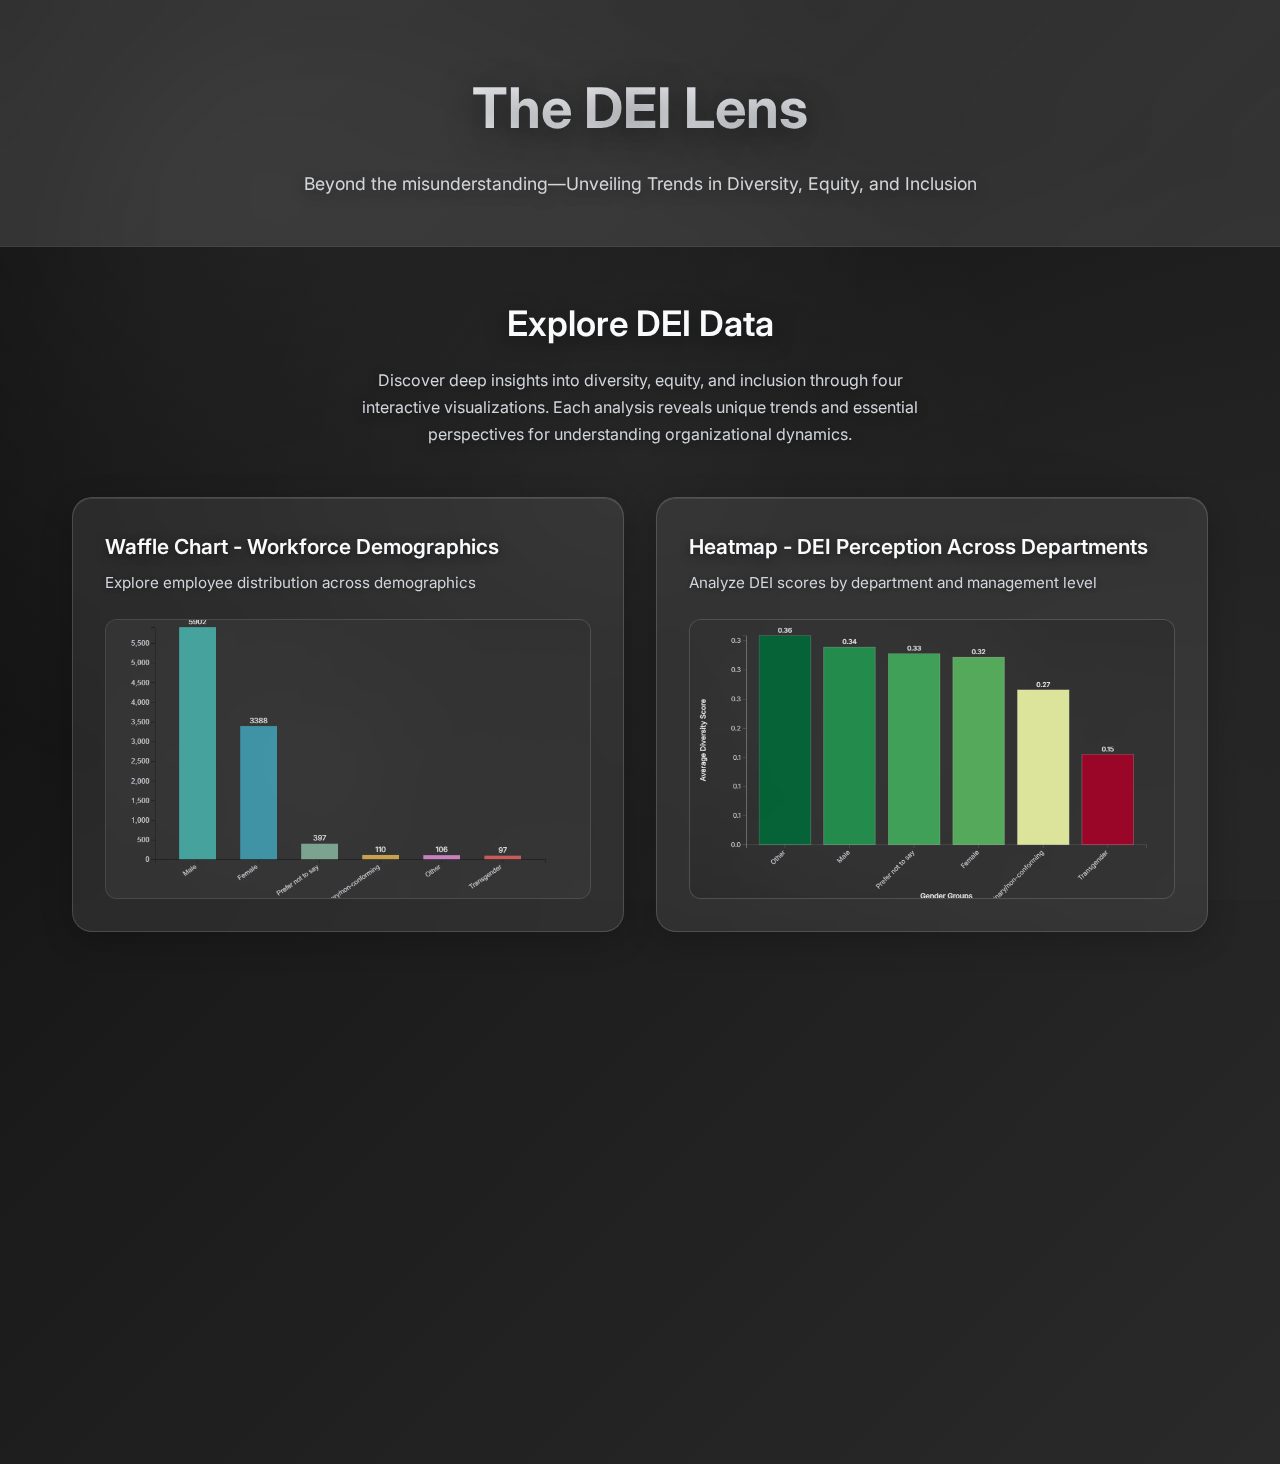
<file: index.html>
<!DOCTYPE html>
<html lang="en">
<head>
    <meta charset="UTF-8">
    <meta name="viewport" content="width=device-width, initial-scale=1.0">
    <title>The DEI Lens - Visualization Project</title>
    <link rel="stylesheet" href="styles/main.css">
    <link rel="preconnect" href="https://fonts.googleapis.com">
    <link rel="preconnect" href="https://fonts.gstatic.com" crossorigin>
    <link href="https://fonts.googleapis.com/css2?family=Inter:wght@300;400;500;600;700&display=swap" rel="stylesheet">
</head>
<body>
    <!-- Header -->
    <header class="header">
        <div class="container">
            <h1>The DEI Lens</h1>
            <p class="subtitle">Beyond the misunderstanding—Unveiling Trends in Diversity, Equity, and Inclusion</p>
        </div>
    </header>

    <!-- Main Content -->
    <main class="main-content">
        <div class="container">
            <!-- Introduction Section -->
            <section class="intro">
                <h2>Explore DEI Data</h2>
                <p>
                    Discover deep insights into diversity, equity, and inclusion through 
                    four interactive visualizations. Each analysis reveals unique trends and 
                    essential perspectives for understanding organizational dynamics.
                </p>
            </section>

            <!-- Visualization Cards Grid -->
            <section class="viz-grid">
                <!-- Card 1: Waffle Chart -->
                <a href="visualization1.html" class="viz-card">
                    <div class="card-header">
                        <h3 class="card-title">Waffle Chart - Workforce Demographics</h3>
                        <p class="card-description">
                            Explore employee distribution across demographics
                        </p>
                    </div>
                    
                    <div class="card-preview">
                        <img src="images/preview1.png" alt="Waffle Chart Preview - Workforce Demographics Visualization" class="preview-image">
                    </div>
                </a>

                <!-- Card 2: Heatmap -->
                <a href="visualization2.html" class="viz-card">
                    <div class="card-header">
                        <h3 class="card-title">Heatmap - DEI Perception Across Departments</h3>
                        <p class="card-description">
                            Analyze DEI scores by department and management level
                        </p>
                    </div>
                    
                    <div class="card-preview">
                        <img src="images/preview2.png" alt="Heatmap Preview - DEI Perception by Department and Level" class="preview-image">
                    </div>
                </a>

                <!-- Card 3: Grouped Bar Chart -->
                <a href="visualization3.html" class="viz-card">
                    <div class="card-header">
                        <h3 class="card-title">Grouped Bar - DEI Scores by Demographics</h3>
                        <p class="card-description">
                            Compare DEI perceptions across demographic groups
                        </p>
                    </div>
                    
                    <div class="card-preview">
                        <img src="images/preview3.png" alt="Grouped Bar Chart Preview - DEI Scores by Demographics" class="preview-image">
                    </div>
                </a>

                <!-- Card 4: Scatter Plot Matrix -->
                <a href="visualization4.html" class="viz-card">
                    <div class="card-header">
                        <h3 class="card-title">Scatter Plot Matrix - Intersectional Analysis</h3>
                        <p class="card-description">
                            Discover patterns of multiple marginalization
                        </p>
                    </div>
                    
                    <div class="card-preview">
                        <img src="images/preview4.png" alt="Scatter Plot Matrix Preview - Intersectional Analysis" class="preview-image">
                    </div>
                </a>
            </section>
        </div>
    </main>

    <script src="scripts/main.js"></script>
</body>
</html>
</file>
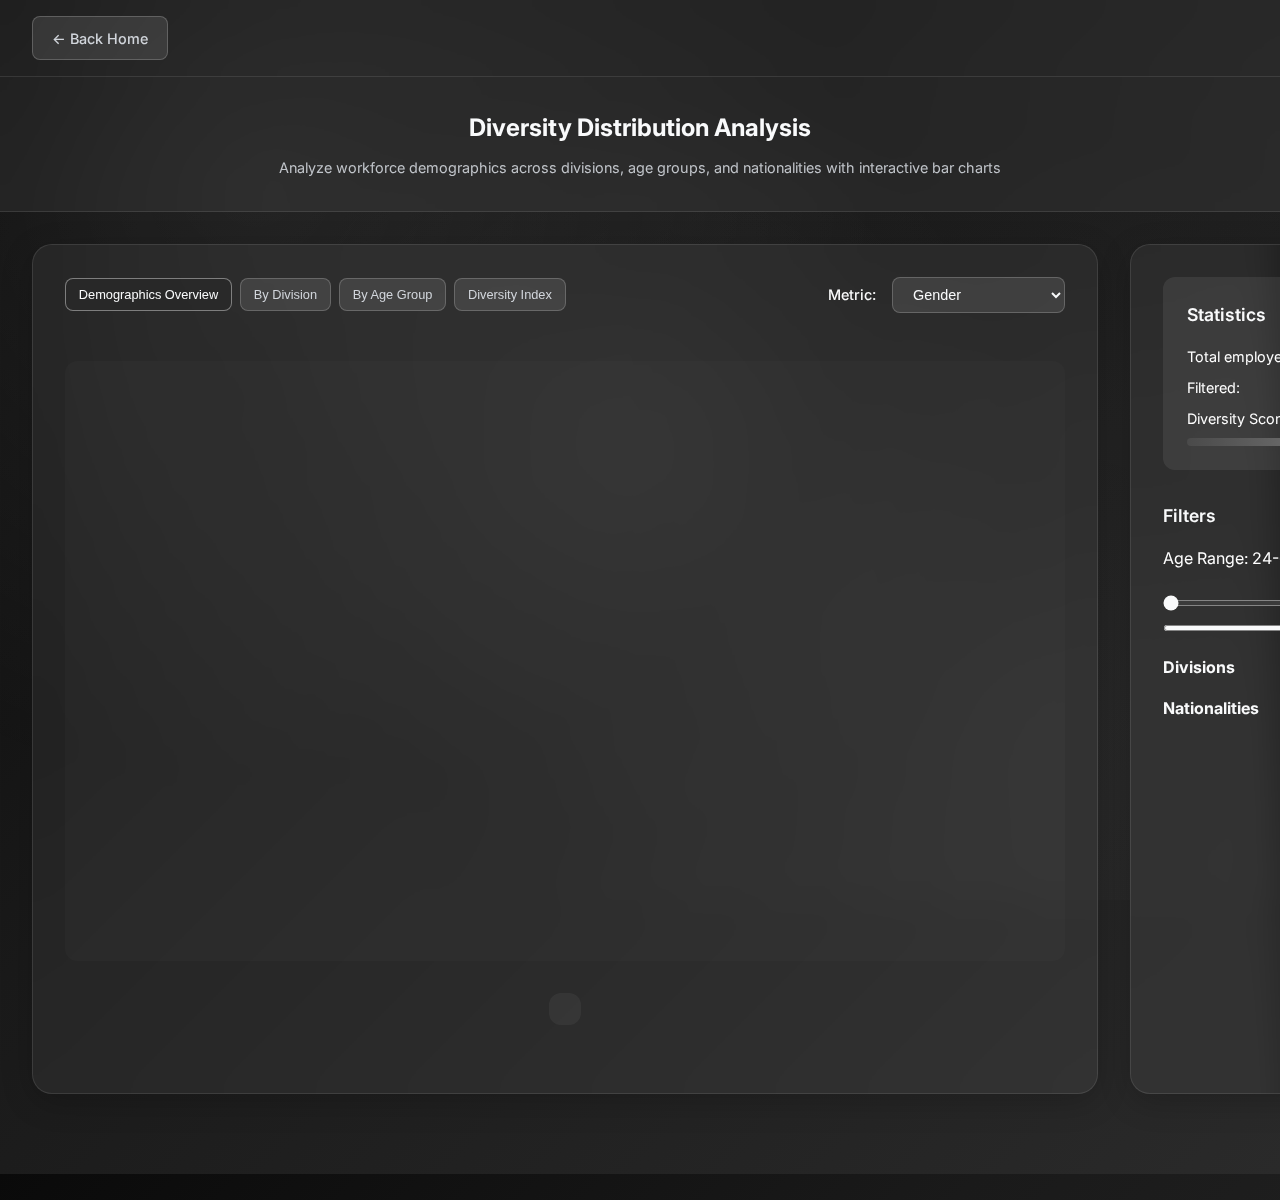
<file: visualization1.html>
<!DOCTYPE html>
<html lang="en">
<head>
    <meta charset="UTF-8">
    <meta name="viewport" content="width=device-width, initial-scale=1.0">
    <meta http-equiv="Cache-Control" content="no-cache, no-store, must-revalidate">
    <meta http-equiv="Pragma" content="no-cache">
    <meta http-equiv="Expires" content="0">
    <title>Diversity Distribution Analysis | The DEI Lens</title>
    <link rel="stylesheet" href="styles/main.css">
    <link rel="stylesheet" href="styles/visualization1.css">
    <link rel="preconnect" href="https://fonts.googleapis.com">
    <link rel="preconnect" href="https://fonts.gstatic.com" crossorigin>
    <link href="https://fonts.googleapis.com/css2?family=Inter:wght@300;400;500;600;700&display=swap" rel="stylesheet">
    <script src="https://d3js.org/d3.v7.min.js"></script>
</head>
<body class="viz-page">
    <!-- Back Home Button -->
    <nav class="breadcrumb">
        <div class="breadcrumb-container">
            <a href="index.html" class="back-home-btn">← Back Home</a>
        </div>
    </nav>

    <!-- Header -->
    <header class="viz-header">
        <div class="container">
            <h1>Diversity Distribution Analysis</h1>
            <p>Analyze workforce demographics across divisions, age groups, and nationalities with interactive bar charts</p>
        </div>
    </header>

    <!-- Main Content -->
    <main class="viz-content">
        <div class="main-viz">
            <div class="chart-controls">
                <div class="dimension-tabs">
                    <button class="tab-btn active" data-view="demographics">Demographics Overview</button>
                    <button class="tab-btn" data-view="divisions">By Division</button>
                    <button class="tab-btn" data-view="age-groups">By Age Group</button>
                    <button class="tab-btn" data-view="diversity-index">Diversity Index</button>
                </div>

                <div class="metric-selector">
                    <label for="metric-select">Metric:</label>
                    <select id="metric-select">
                        <option value="Gender">Gender</option>
                        <option value="Ethnicity">Ethnicity</option>
                        <option value="Sexual_Orientation">Sexual Orientation</option>
                        <option value="LGBTQ">LGBTQ+</option>
                        <option value="Disability">Disability</option>
                        <option value="Veteran">Veteran Status</option>
                        <option value="Indigenous">Indigenous</option>
                    </select>
                </div>
            </div>

            <div class="chart-container">
                <svg class="main-chart" width="1000" height="600"></svg>
                <div class="legend"></div>
            </div>
        </div>

        <div class="controls-panel">
            <div class="stats-panel">
                <h3>Statistics</h3>
                <div class="stat-item">
                    <span>Total employees:</span>
                    <span id="total-count">10,000</span>
                </div>
                <div class="stat-item">
                    <span>Filtered:</span>
                    <span id="filtered-count">10,000</span>
                </div>
                <div class="stat-item">
                    <span>Diversity Score:</span>
                    <span id="diversity-score">N/A</span>
                </div>
                <div class="progress-bar">
                    <div class="progress-fill" id="progress-fill"></div>
                </div>
            </div>

            <div class="filters-section">
                <h3>Filters</h3>
                
                <div class="filter-group">
                    <label for="age-min">Age Range: <span id="age-range">24-65</span></label>
                    <div class="age-slider">
                        <input type="range" id="age-min" min="24" max="65" value="24">
                        <input type="range" id="age-max" min="24" max="65" value="65">
                    </div>
                </div>
                
                <div class="filter-group">
                    <h4>Divisions</h4>
                    <div id="division-filters"></div>
                </div>
                
                <div class="filter-group">
                    <h4>Nationalities</h4>
                    <div id="nationality-filters"></div>
                </div>
            </div>
        </div>
    </main>

    <!-- Tooltip -->
    <div class="tooltip" id="tooltip"></div>

    <script src="scripts/visualization1.js"></script>
</body>
</html>
</file>
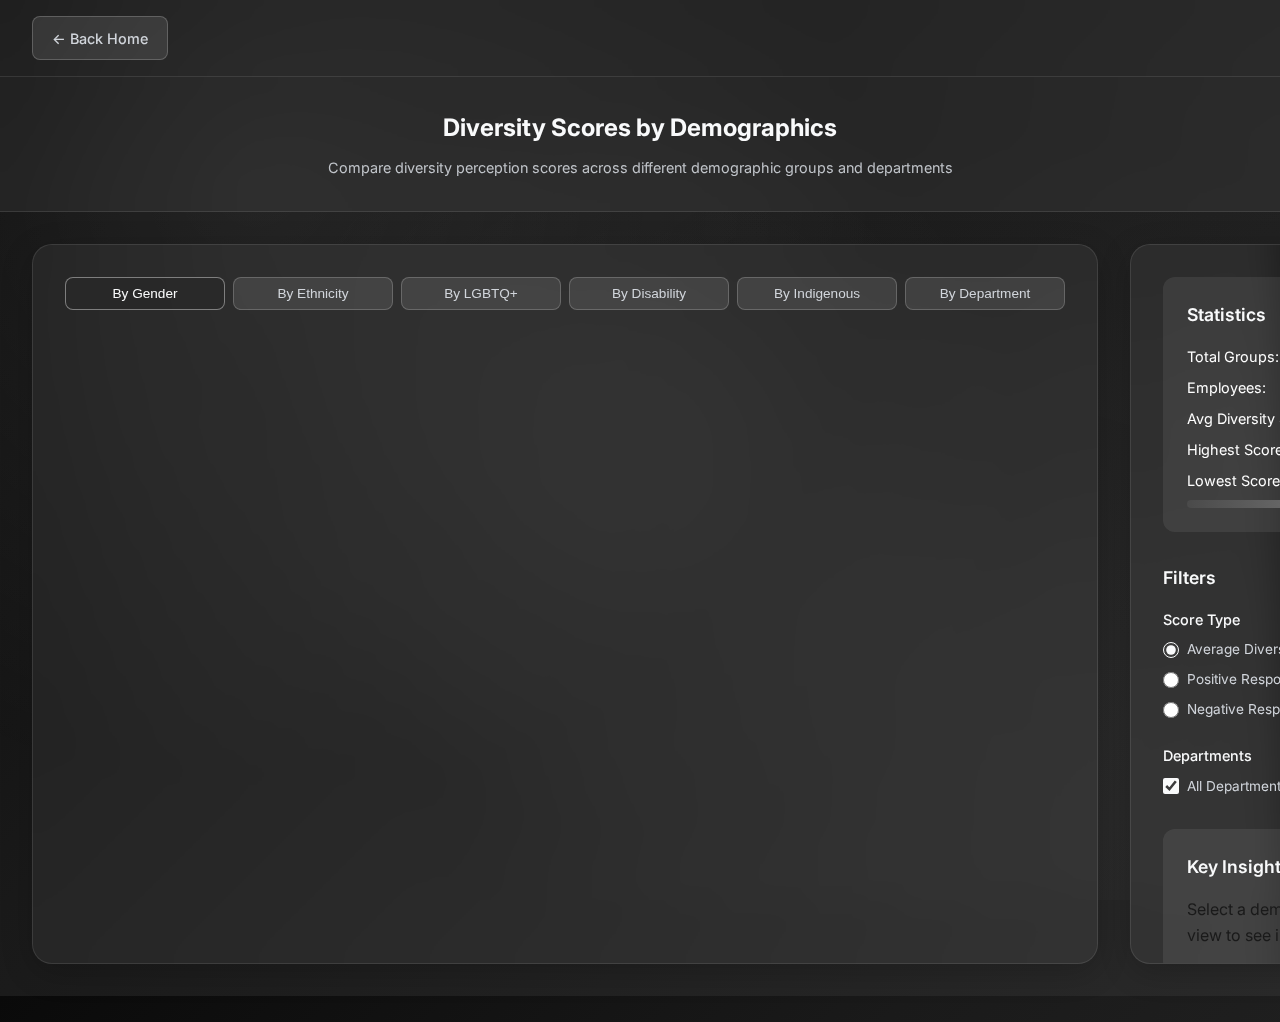
<file: visualization2.html>
<!DOCTYPE html>
<html lang="en">
<head>
    <meta charset="UTF-8">
    <meta name="viewport" content="width=device-width, initial-scale=1.0">
    <meta http-equiv="Cache-Control" content="no-cache, no-store, must-revalidate">
    <meta http-equiv="Pragma" content="no-cache">
    <meta http-equiv="Expires" content="0">
    <title>Diversity Scores by Demographics | The DEI Lens</title>
    <link rel="stylesheet" href="styles/main.css">
    <link rel="stylesheet" href="styles/visualization2.css">
    <link rel="preconnect" href="https://fonts.googleapis.com">
    <link rel="preconnect" href="https://fonts.gstatic.com" crossorigin>
    <link href="https://fonts.googleapis.com/css2?family=Inter:wght@300;400;500;600;700&display=swap" rel="stylesheet">
    <script src="https://d3js.org/d3.v7.min.js"></script>
</head>
<body class="viz-page">
    <!-- Back Home Button -->
    <nav class="breadcrumb">
        <div class="breadcrumb-container">
            <a href="index.html" class="back-home-btn">← Back Home</a>
        </div>
    </nav>

    <!-- Header -->
    <header class="viz-header">
        <div class="container">
            <h1>Diversity Scores by Demographics</h1>
            <p>Compare diversity perception scores across different demographic groups and departments</p>
        </div>
    </header>

    <!-- Main Content -->
    <main class="viz-content">
        <div class="main-viz">
            <div class="control-tabs">
                <button class="tab-btn active" data-view="gender">By Gender</button>
                <button class="tab-btn" data-view="ethnicity">By Ethnicity</button>
                <button class="tab-btn" data-view="lgbtq">By LGBTQ+</button>
                <button class="tab-btn" data-view="disability">By Disability</button>
                <button class="tab-btn" data-view="indigenous">By Indigenous</button>
                <button class="tab-btn" data-view="division">By Department</button>
            </div>

            <div class="chart-container">
                <svg class="bar-chart" width="1000" height="600"></svg>
            </div>
        </div>

        <div class="controls-panel">
            <div class="stats-panel">
                <h3>Statistics</h3>
                <div class="stat-item">
                    <span>Total Groups:</span>
                    <span id="group-count">0</span>
                </div>
                <div class="stat-item">
                    <span>Employees:</span>
                    <span id="employee-count">0</span>
                </div>
                <div class="stat-item">
                    <span>Avg Diversity Score:</span>
                    <span id="avg-score">0.00</span>
                </div>
                <div class="stat-item">
                    <span>Highest Score:</span>
                    <span id="highest-score">0.00</span>
                </div>
                <div class="stat-item">
                    <span>Lowest Score:</span>
                    <span id="lowest-score">0.00</span>
                </div>
                <div class="progress-bar">
                    <div class="progress-fill" id="progress-fill"></div>
                </div>
            </div>

            <div class="filters-section">
                <h3>Filters</h3>
                
                <div class="filter-group">
                    <h4>Score Type</h4>
                    <div class="filter-item">
                        <input type="radio" id="diversity-avg" name="score-type" value="diversity" checked>
                        <label for="diversity-avg">Average Diversity Score</label>
                    </div>
                    <div class="filter-item">
                        <input type="radio" id="diversity-positive" name="score-type" value="positive">
                        <label for="diversity-positive">Positive Responses Only</label>
                    </div>
                    <div class="filter-item">
                        <input type="radio" id="diversity-negative" name="score-type" value="negative">
                        <label for="diversity-negative">Negative Responses Only</label>
                    </div>
                </div>

                <div class="filter-group">
                    <h4>Departments</h4>
                    <div class="filter-item">
                        <input type="checkbox" id="dept-all" checked data-filter="division" data-value="all">
                        <label for="dept-all">All Departments</label>
                    </div>
                    <div id="department-filters">
                        <!-- Department checkboxes will be populated dynamically -->
                    </div>
                </div>
            </div>

            <div class="insights-panel">
                <h3>Key Insights</h3>
                <div id="insights-content">
                    <p>Select a demographic view to see insights...</p>
                </div>
            </div>
        </div>
    </main>

    <!-- Tooltip -->
    <div class="tooltip" id="tooltip"></div>

    <script src="scripts/visualization2.js"></script>
</body>
</html>
</file>
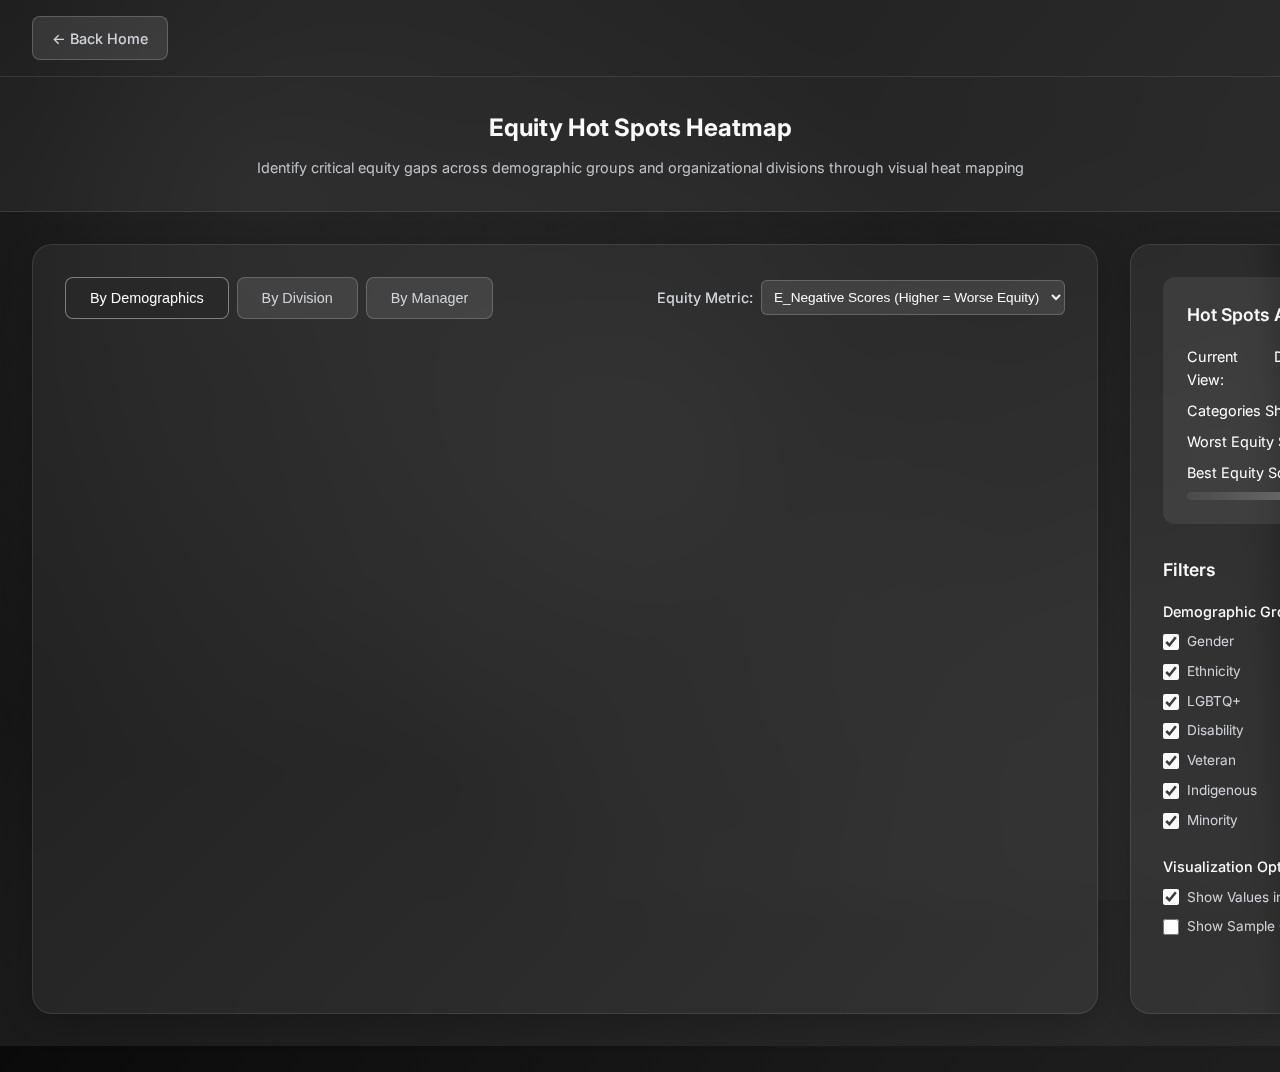
<file: visualization3.html>
<!DOCTYPE html>
<html lang="en">
<head>
    <meta charset="UTF-8">
    <meta name="viewport" content="width=device-width, initial-scale=1.0">
    <meta http-equiv="Cache-Control" content="no-cache, no-store, must-revalidate">
    <meta http-equiv="Pragma" content="no-cache">
    <meta http-equiv="Expires" content="0">
    <title>Equity Hot Spots Heatmap - Identify Equity Gaps | The DEI Lens</title>
    <link rel="stylesheet" href="styles/main.css">
    <link rel="stylesheet" href="styles/visualization3.css">
    <link rel="preconnect" href="https://fonts.googleapis.com">
    <link rel="preconnect" href="https://fonts.gstatic.com" crossorigin>
    <link href="https://fonts.googleapis.com/css2?family=Inter:wght@300;400;500;600;700&display=swap" rel="stylesheet">
    <script src="https://d3js.org/d3.v7.min.js"></script>
</head>
<body class="viz-page">
    <!-- Back Home Button -->
    <nav class="breadcrumb">
        <div class="breadcrumb-container">
            <a href="index.html" class="back-home-btn">← Back Home</a>
        </div>
    </nav>

    <!-- Header -->
    <header class="viz-header">
        <div class="container">
            <h1>Equity Hot Spots Heatmap</h1>
            <p>Identify critical equity gaps across demographic groups and organizational divisions through visual heat mapping</p>
        </div>
    </header>

    <!-- Main Content -->
    <main class="viz-content">
        <div class="main-viz">
            <div class="view-controls">
                <div class="view-tabs">
                    <button class="tab-btn active" data-view="demographics">By Demographics</button>
                    <button class="tab-btn" data-view="divisions">By Division</button>
                    <button class="tab-btn" data-view="managers">By Manager</button>
                </div>

                <div class="heatmap-controls">
                    <div class="metric-selector">
                        <label for="equity-metric">Equity Metric:</label>
                        <select id="equity-metric">
                            <option value="negative">E_Negative Scores (Higher = Worse Equity)</option>
                            <option value="positive">E_Positive Scores (Higher = Better Equity)</option>
                            <option value="gap">Equity Gap (Positive - Negative)</option>
                        </select>
                    </div>
                </div>
            </div>

            <div class="heatmap-container">
                <svg class="heatmap" width="1000" height="600"></svg>
            </div>
        </div>

        <div class="controls-panel">
            <div class="stats-panel">
                <h3>Hot Spots Analysis</h3>
                <div class="stat-item">
                    <span>Current View:</span>
                    <span id="current-view">Demographics</span>
                </div>
                <div class="stat-item">
                    <span>Categories Shown:</span>
                    <span id="category-count">0</span>
                </div>
                <div class="stat-item">
                    <span>Worst Equity Score:</span>
                    <span id="worst-score">0.00</span>
                </div>
                <div class="stat-item">
                    <span>Best Equity Score:</span>
                    <span id="best-score">0.00</span>
                </div>
                <div class="progress-bar">
                    <div class="progress-fill" id="progress-fill"></div>
                </div>
            </div>

            <div class="filters-section">
                <h3>Filters</h3>
                
                <div class="filter-group">
                    <h4>Demographic Groups</h4>
                    <div class="filter-item">
                        <input type="checkbox" id="show-gender" checked data-group="gender">
                        <label for="show-gender">Gender</label>
                    </div>
                    <div class="filter-item">
                        <input type="checkbox" id="show-ethnicity" checked data-group="ethnicity">
                        <label for="show-ethnicity">Ethnicity</label>
                    </div>
                    <div class="filter-item">
                        <input type="checkbox" id="show-lgbtq" checked data-group="lgbtq">
                        <label for="show-lgbtq">LGBTQ+</label>
                    </div>
                    <div class="filter-item">
                        <input type="checkbox" id="show-disability" checked data-group="disability">
                        <label for="show-disability">Disability</label>
                    </div>
                    <div class="filter-item">
                        <input type="checkbox" id="show-veteran" checked data-group="veteran">
                        <label for="show-veteran">Veteran</label>
                    </div>
                    <div class="filter-item">
                        <input type="checkbox" id="show-indigenous" checked data-group="indigenous">
                        <label for="show-indigenous">Indigenous</label>
                    </div>
                    <div class="filter-item">
                        <input type="checkbox" id="show-minority" checked data-group="minority">
                        <label for="show-minority">Minority</label>
                    </div>
                </div>

                <div class="filter-group">
                    <h4>Visualization Options</h4>
                    <div class="filter-item">
                        <input type="checkbox" id="show-values" checked>
                        <label for="show-values">Show Values in Cells</label>
                    </div>
                    <div class="filter-item">
                        <input type="checkbox" id="show-sample-counts">
                        <label for="show-sample-counts">Show Sample Counts</label>
                    </div>
                </div>
            </div>
        </div>
    </main>

    <!-- Tooltip -->
    <div class="tooltip" id="tooltip"></div>

    <script src="scripts/visualization3.js"></script>
</body>
</html>
</file>
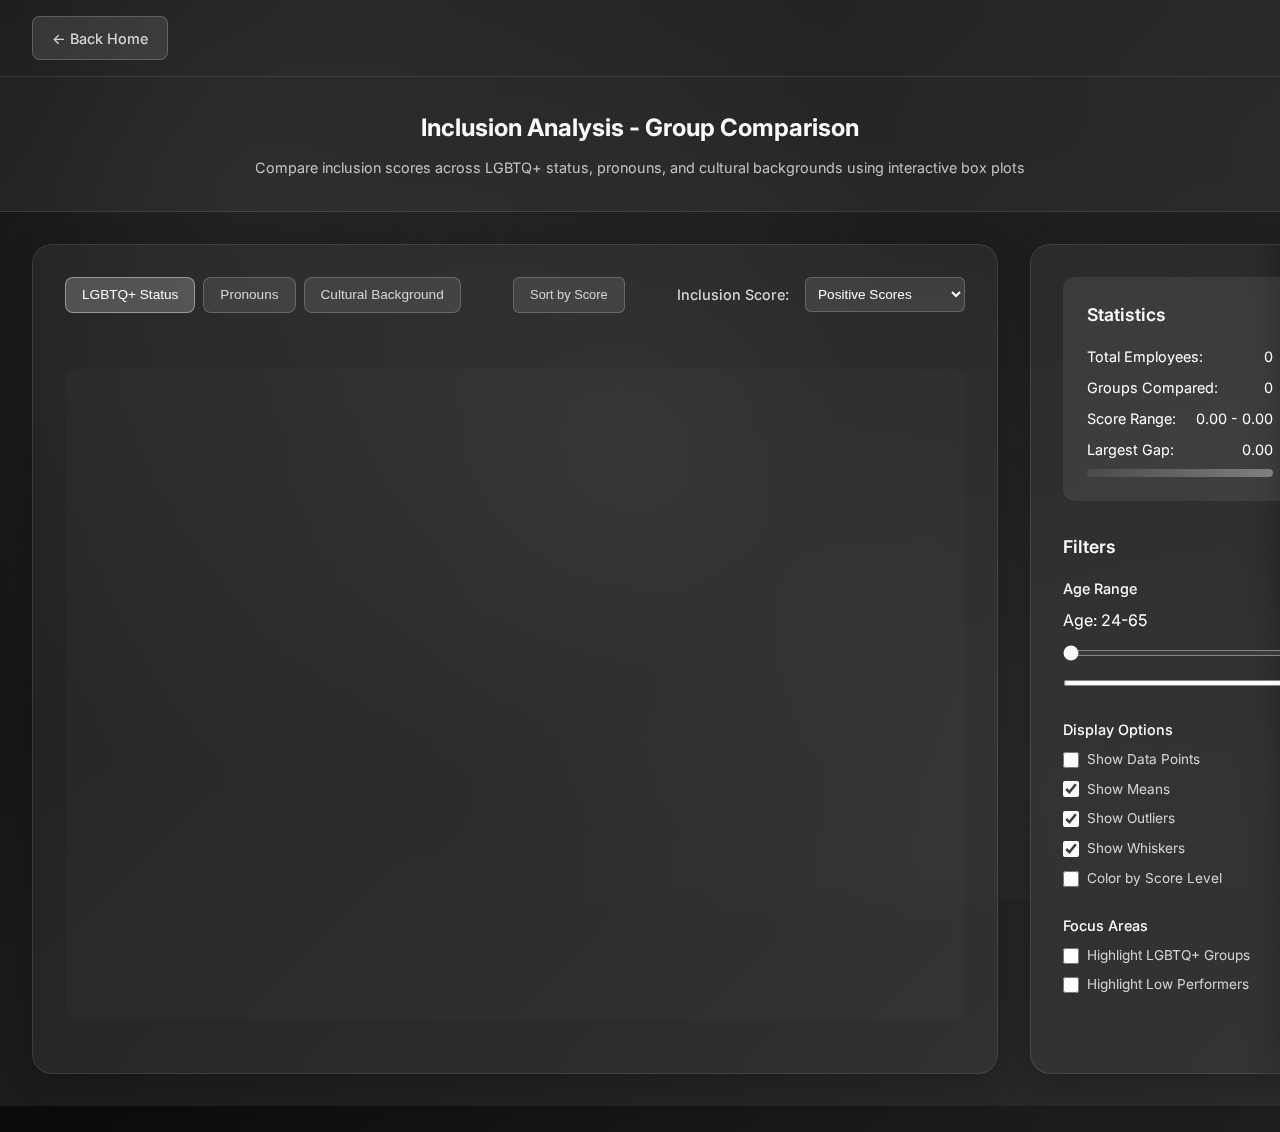
<file: visualization4.html>
<!DOCTYPE html>
<html lang="en">
<head>
    <meta charset="UTF-8">
    <meta name="viewport" content="width=device-width, initial-scale=1.0">
    <meta http-equiv="Cache-Control" content="no-cache, no-store, must-revalidate">
    <meta http-equiv="Pragma" content="no-cache">
    <meta http-equiv="Expires" content="0">
    <title>Inclusion Analysis - Box Plot Comparison | The DEI Lens</title>
    <link rel="stylesheet" href="styles/main.css">
    <link rel="stylesheet" href="styles/visualization4.css">
    <link rel="preconnect" href="https://fonts.googleapis.com">
    <link rel="preconnect" href="https://fonts.gstatic.com" crossorigin>
    <link href="https://fonts.googleapis.com/css2?family=Inter:wght@300;400;500;600;700&display=swap" rel="stylesheet">
    <script src="https://d3js.org/d3.v7.min.js"></script>
</head>
<body class="viz-page">
    <!-- Back Home Button -->
    <nav class="breadcrumb">
        <div class="breadcrumb-container">
            <a href="index.html" class="back-home-btn">← Back Home</a>
        </div>
    </nav>

    <!-- Header -->
    <header class="viz-header">
        <div class="container">
            <h1>Inclusion Analysis - Group Comparison</h1>
            <p>Compare inclusion scores across LGBTQ+ status, pronouns, and cultural backgrounds using interactive box plots</p>
        </div>
    </header>

    <!-- Main Content -->
    <main class="viz-content">
        <div class="main-viz">
            <div class="view-controls">
                <div class="control-row">
                    <div class="dimension-tabs">
                        <button class="tab-btn active" data-dimension="lgbtq">LGBTQ+ Status</button>
                        <button class="tab-btn" data-dimension="pronouns">Pronouns</button>
                        <button class="tab-btn" data-dimension="ethnicity">Cultural Background</button>
                    </div>
                    
                    <button class="control-btn" id="sort-groups">Sort by Score</button>
                    
                    <div class="score-selector">
                        <label>Inclusion Score:</label>
                        <select id="score-type">
                            <option value="I_Positive" selected>Positive Scores</option>
                            <option value="I_Negative">Negative Scores</option>
                            <option value="I_Overall">Overall Scores</option>
                        </select>
                    </div>
                </div>
                
                <div class="legend-row">
                    <div class="color-legend" id="color-legend">
                        <!-- Dynamic legend will be populated by JavaScript -->
                    </div>
                </div>
            </div>

            <div class="boxplot-container">
                <svg class="boxplot-chart" width="900" height="650"></svg>
            </div>
        </div>

        <div class="controls-panel">
            <div class="stats-panel">
                <h3>Statistics</h3>
                <div class="stat-item">
                    <span>Total Employees:</span>
                    <span id="total-employees">0</span>
                </div>
                <div class="stat-item">
                    <span>Groups Compared:</span>
                    <span id="group-count">0</span>
                </div>
                <div class="stat-item">
                    <span>Score Range:</span>
                    <span id="score-range">0.00 - 0.00</span>
                </div>
                <div class="stat-item">
                    <span>Largest Gap:</span>
                    <span id="largest-gap">0.00</span>
                </div>
                <div class="progress-bar">
                    <div class="progress-fill" id="progress-fill"></div>
                </div>
            </div>

            <div class="filters-section">
                <h3>Filters</h3>
                
                <div class="filter-group">
                    <h4>Age Range</h4>
                    <label for="age-filter">Age: <span id="age-range">24-65</span></label>
                    <div class="dual-range">
                        <input type="range" id="age-min" min="24" max="65" value="24">
                        <input type="range" id="age-max" min="24" max="65" value="65">
                    </div>
                </div>

                <div class="filter-group">
                    <h4>Display Options</h4>
                    <div class="filter-item">
                        <input type="checkbox" id="show-data-points">
                        <label for="show-data-points">Show Data Points</label>
                    </div>
                    <div class="filter-item">
                        <input type="checkbox" id="show-means" checked>
                        <label for="show-means">Show Means</label>
                    </div>
                    <div class="filter-item">
                        <input type="checkbox" id="show-outliers" checked>
                        <label for="show-outliers">Show Outliers</label>
                    </div>
                    <div class="filter-item">
                        <input type="checkbox" id="show-whiskers" checked>
                        <label for="show-whiskers">Show Whiskers</label>
                    </div>
                    <div class="filter-item">
                        <input type="checkbox" id="color-by-score">
                        <label for="color-by-score">Color by Score Level</label>
                    </div>
                </div>

                <div class="filter-group">
                    <h4>Focus Areas</h4>
                    <div class="filter-item">
                        <input type="checkbox" id="highlight-lgbtq" data-highlight="lgbtq">
                        <label for="highlight-lgbtq">Highlight LGBTQ+ Groups</label>
                    </div>
                    <div class="filter-item">
                        <input type="checkbox" id="highlight-low-scores" data-highlight="low">
                        <label for="highlight-low-scores">Highlight Low Performers</label>
                    </div>
                </div>
            </div>
        </div>
    </main>

    <!-- Tooltip -->
    <div class="tooltip" id="tooltip"></div>

    <script src="scripts/visualization4.js"></script>
</body>
</html>
</file>
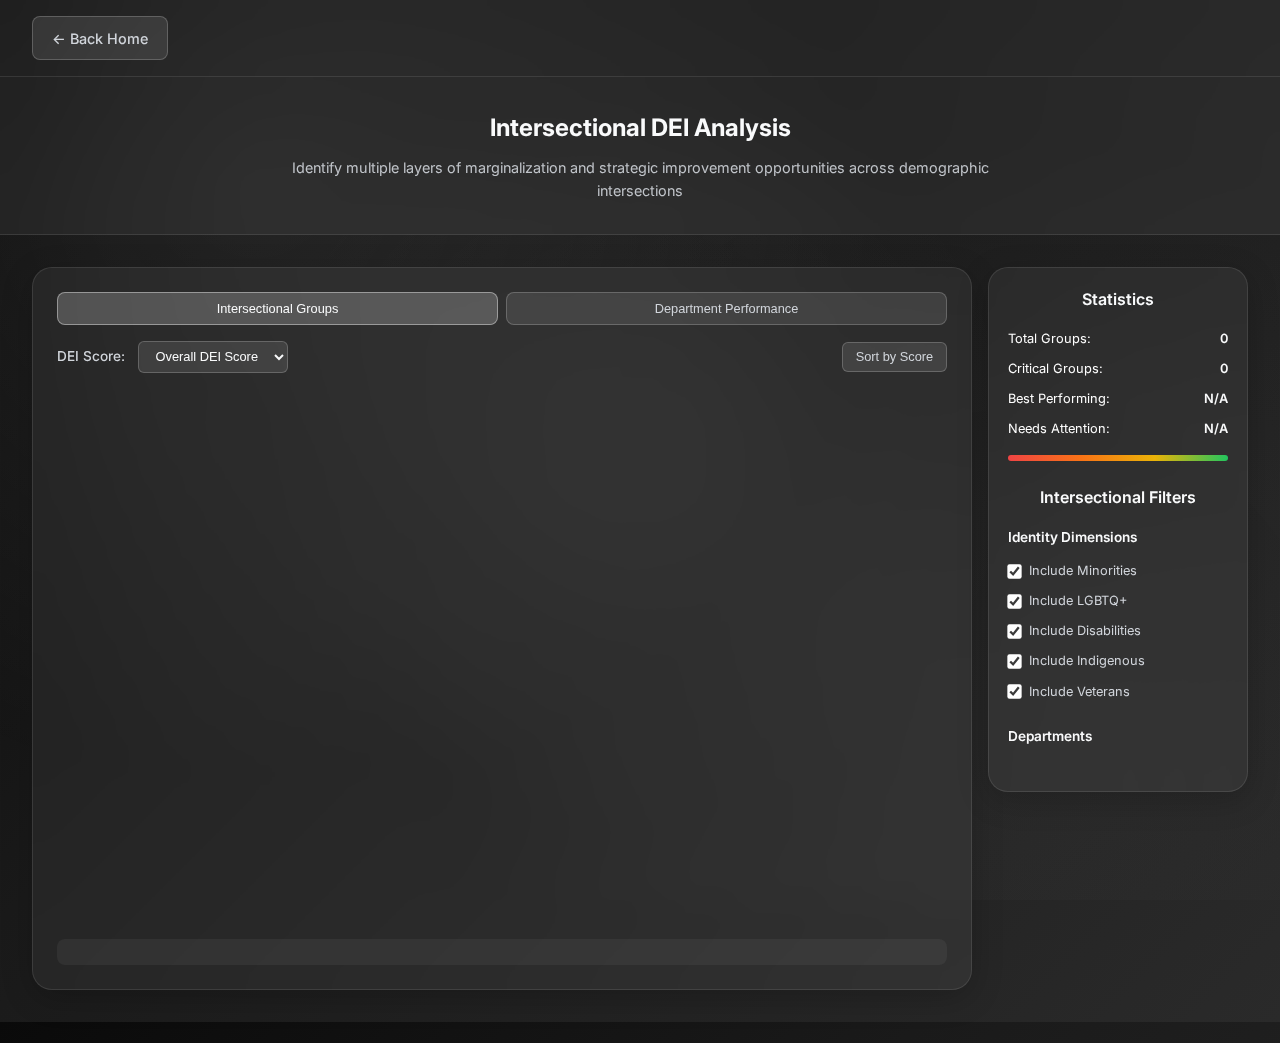
<file: visualization5.html>
<!DOCTYPE html>
<html lang="en">
<head>
    <meta charset="UTF-8">
    <meta name="viewport" content="width=device-width, initial-scale=1.0">
    <meta http-equiv="Cache-Control" content="no-cache, no-store, must-revalidate">
    <meta http-equiv="Pragma" content="no-cache">
    <meta http-equiv="Expires" content="0">
    <title>Intersectional DEI Analysis | The DEI Lens</title>
    <link rel="stylesheet" href="styles/main.css">
    <link rel="stylesheet" href="styles/visualization5.css">
    <link rel="preconnect" href="https://fonts.googleapis.com">
    <link rel="preconnect" href="https://fonts.gstatic.com" crossorigin>
    <link href="https://fonts.googleapis.com/css2?family=Inter:wght@300;400;500;600;700&display=swap" rel="stylesheet">
    <script src="https://d3js.org/d3.v7.min.js"></script>
</head>
<body class="viz-page">
    <!-- Back Home Button -->
    <nav class="breadcrumb">
        <div class="breadcrumb-container">
            <a href="index.html" class="back-home-btn">← Back Home</a>
        </div>
    </nav>

    <!-- Header -->
    <header class="viz-header">
        <div class="container">
            <h1>Intersectional DEI Analysis</h1>
            <p>Identify multiple layers of marginalization and strategic improvement opportunities across demographic intersections</p>
        </div>
    </header>

    <!-- Main Content -->
    <main class="viz-content">
        <div class="main-viz">
            <div class="chart-controls">
                <div class="view-tabs">
                    <button class="tab-btn active" data-view="intersectional">Intersectional Groups</button>
                    <button class="tab-btn" data-view="department-performance">Department Performance</button>
                </div>

                <div class="metric-controls">
                    <div class="metric-selector">
                        <label for="score-type">DEI Score:</label>
                        <select id="score-type">
                            <option value="overall">Overall DEI Score</option>
                            <option value="diversity">Diversity Score</option>
                            <option value="equity">Equity Score</option>
                            <option value="inclusion">Inclusion Score</option>
                        </select>
                    </div>
                    
                    <button class="control-btn" id="sort-groups">Sort by Score</button>
                </div>
            </div>

            <div class="chart-container">
                <svg class="main-chart" width="900" height="500"></svg>
                <div class="legend-container"></div>
            </div>
        </div>

        <div class="controls-panel">
            <div class="stats-panel">
                <h3>Statistics</h3>
                <div class="stat-item">
                    <span>Total Groups:</span>
                    <span id="total-groups">0</span>
                </div>
                <div class="stat-item">
                    <span>Critical Groups:</span>
                    <span id="critical-groups">0</span>
                </div>
                <div class="stat-item">
                    <span>Best Performing:</span>
                    <span id="best-group">N/A</span>
                </div>
                <div class="stat-item">
                    <span>Needs Attention:</span>
                    <span id="worst-group">N/A</span>
                </div>
                <div class="progress-bar">
                    <div class="progress-fill" id="progress-fill"></div>
                </div>
            </div>

            <div class="filters-section">
                <h3>Intersectional Filters</h3>
                
                <div class="filter-group">
                    <h4>Identity Dimensions</h4>
                    <div class="filter-item">
                        <input type="checkbox" id="filter-minority" checked>
                        <label for="filter-minority">Include Minorities</label>
                    </div>
                    <div class="filter-item">
                        <input type="checkbox" id="filter-lgbtq" checked>
                        <label for="filter-lgbtq">Include LGBTQ+</label>
                    </div>
                    <div class="filter-item">
                        <input type="checkbox" id="filter-disability" checked>
                        <label for="filter-disability">Include Disabilities</label>
                    </div>
                    <div class="filter-item">
                        <input type="checkbox" id="filter-indigenous" checked>
                        <label for="filter-indigenous">Include Indigenous</label>
                    </div>
                    <div class="filter-item">
                        <input type="checkbox" id="filter-veteran" checked>
                        <label for="filter-veteran">Include Veterans</label>
                    </div>
                </div>

                <div class="filter-group">
                    <h4>Departments</h4>
                    <div id="department-filters"></div>
                </div>
            </div>
        </div>
    </main>

    <!-- Tooltip -->
    <div class="tooltip" id="tooltip"></div>

    <script src="scripts/visualization5.js"></script>
</body>
</html>
</file>
<file: styles/visualization1.css>
.viz-page {
    min-height: 100vh;
    background: linear-gradient(135deg, #0a0a0a 0%, #1a1a1a 40%, #2a2a2a 100%);
}

.breadcrumb {
    backdrop-filter: blur(20px);
    background: rgba(255, 255, 255, 0.05);
    padding: 1rem 0;
    border-bottom: 1px solid rgba(255, 255, 255, 0.1);
}
h4{
    color:#f9fafb;
    margin-bottom:1rem;
}

.breadcrumb-container {
    max-width: 1600px;
    margin: 0 auto;
    padding: 0 2rem;
}

.breadcrumb a {
    color: #9ca3af;
    text-decoration: none;
    font-weight: 500;
    transition: color 0.3s ease;
}

.breadcrumb a:hover {
    color: #e5e7eb;
}

.breadcrumb .separator {
    margin: 0 0.5rem;
    color: #808080;
}

.back-home-btn {
    display: inline-flex;
    align-items: center;
    background: rgba(255, 255, 255, 0.1) !important;
    border: 1px solid rgba(255, 255, 255, 0.2);
    color: #d1d5db !important;
    padding: 0.6rem 1.2rem;
    border-radius: 8px;
    text-decoration: none;
    font-weight: 500;
    font-size: 0.9rem;
    transition: all 0.3s ease;
    cursor: pointer;
}

.back-home-btn:hover {
    background: rgba(255, 255, 255, 0.15) !important;
    border-color: rgba(255, 255, 255, 0.3);
    color: #f9fafb !important;
    transform: translateY(-1px);
}

.viz-header {
    backdrop-filter: blur(20px);
    background: rgba(255, 255, 255, 0.05);
    color: white;
    padding: 2rem 0;
    text-align: center;
    border-bottom: 1px solid rgba(255, 255, 255, 0.1);
}

.viz-header h1 {
    font-size: 1.5rem;
    margin-bottom: 0.5rem;
    color: #f9fafb;
    font-weight: 700;
}

.viz-header p {
    opacity: 0.9;
    font-size: 0.9rem;
    color: #d1d5db;
    max-width: 800px;
    margin: 0 auto;
}

.viz-content {
    max-width: 1600px;
    margin: 0 auto;
    padding: 2rem;
    display: grid;
    grid-template-columns: 1fr 300px;
    gap: 2rem;
    margin-bottom:3rem;
}

.main-viz {
    backdrop-filter: blur(20px);
    background: rgba(255, 255, 255, 0.05);
    border: 1px solid rgba(255, 255, 255, 0.1);
    border-radius: 20px;
    padding: 2rem;
    box-shadow: 0 8px 32px rgba(0, 0, 0, 0.2);
    height:850px;
}

.controls-panel {
    backdrop-filter: blur(20px);
    background: rgba(255, 255, 255, 0.05);
    border: 1px solid rgba(255, 255, 255, 0.1);
    border-radius: 20px;
    padding: 2rem;
    box-shadow: 0 8px 32px rgba(0, 0, 0, 0.2);
    height: 850px;
    overflow-y: auto;
}

/* Custom scrollbar for controls panel */
.controls-panel::-webkit-scrollbar {
    width: 8px;
}

.controls-panel::-webkit-scrollbar-track {
    background: rgba(255, 255, 255, 0.1);
    border-radius: 4px;
}

.controls-panel::-webkit-scrollbar-thumb {
    background: rgba(255, 255, 255, 0.3);
    border-radius: 4px;
}

.controls-panel::-webkit-scrollbar-thumb:hover {
    background: rgba(255, 255, 255, 0.5);
}

.dimension-tabs {
    display: flex;
    flex-wrap: wrap;
    gap: 0.5rem;
    margin-bottom: 0;
    flex: 1;
    align-items: center;
}

.tab-btn {
    background: rgba(255, 255, 255, 0.1);
    border: 1px solid rgba(255, 255, 255, 0.2);
    color: #d1d5db;
    padding: 0.5rem 0.8rem;
    border-radius: 8px;
    cursor: pointer;
    transition: all 0.3s ease;
    font-size: 0.8rem;
    font-weight: 500;
    white-space: nowrap;
}

.tab-btn:hover {
    background: rgba(255, 255, 255, 0.15);
    border-color: rgba(255, 255, 255, 0.3);
}

.tab-btn.active {
    background: rgb(41 40 40 / 74%);
    border-color: rgba(255, 255, 255, 0.4);
    color: #f9fafb;
}

.waffle-container {
    display: flex;
    flex-direction: column;
    align-items: center;
}

.waffle-grid {
    margin: 1rem 0;
}

.waffle-cell {
    stroke: rgba(255, 255, 255, 0.1);
    stroke-width: 0.2;
    cursor: pointer;
    transition: all 0.2s ease;
}

.waffle-cell:hover {
    stroke: rgba(255, 255, 255, 0.6);
    stroke-width: 1;
}

.legend {
    display: flex;
    flex-wrap: wrap;
    gap: 1rem;
    justify-content: center;
    margin-top: 1rem;
    padding: 1rem;
    background: rgba(255, 255, 255, 0.05);
    border-radius: 12px;
}

.legend-item {
    display: flex;
    align-items: center;
    gap: 0.5rem;
    font-size: 0.85rem;
    color: #d1d5db;
}

.legend-color {
    width: 12px;
    height: 12px;
    border-radius: 2px;
}

.filters-section {
    margin-bottom: 2rem;
}

.filters-section h3 {
    color: #f9fafb;
    font-size: 1.1rem;
    margin-bottom: 1rem;
    font-weight: 600;
}

.filter-group {
    margin-bottom: 1rem;
}

.filter-item {
    display: flex;
    align-items: center;
    gap: 0.5rem;
    margin-bottom: 0.5rem;
    cursor: pointer;
}

.filter-item input[type="checkbox"] {
    width: 16px;
    height: 16px;
    accent-color: #f9fafb;
}

.filter-item label {
    color: #d1d5db;
    font-size: 0.85rem;
    cursor: pointer;
}

.age-slider {
    margin: 1rem 0;
}

.age-slider input[type="range"] {
    width: 100%;
    height: 6px;
    background: rgba(255, 255, 255, 0.2);
    border-radius: 3px;
    outline: none;
    accent-color: #f9fafb;
}

.stats-panel {
    background: rgba(255, 255, 255, 0.08);
    border-radius: 12px;
    padding: 1.5rem;
    margin-bottom: 2rem;
}

.stats-panel h3 {
    color: #f9fafb;
    font-size: 1.1rem;
    margin-bottom: 1rem;
    font-weight: 600;
}

.stat-item {
    display: flex;
    justify-content: space-between;
    margin-bottom: 0.5rem;
    color: #d1d5db;
    font-size: 0.9rem;
}

.progress-bar {
    width: 100%;
    height: 8px;
    background: rgba(255, 255, 255, 0.1);
    border-radius: 4px;
    overflow: hidden;
    margin-top: 0.5rem;
}

.progress-fill {
    height: 100%;
    background: linear-gradient(90deg, #4a4a4a, #808080);
    transition: width 0.3s ease;
}

.tooltip {
    position: absolute;
    background: rgba(0, 0, 0, 0.9);
    color: white;
    padding: 0.75rem;
    border-radius: 8px;
    font-size: 0.8rem;
    pointer-events: none;
    opacity: 0;
    transition: opacity 0.2s ease;
    border: 1px solid rgba(255, 255, 255, 0.2);
    backdrop-filter: blur(10px);
}

/* Responsive Design */
@media (max-width: 1200px) {
    .viz-content {
        grid-template-columns: 1fr;
    }
    
    .controls-panel {
        order: -1;
    }
}

.chart-controls {
    display: flex;
    justify-content: space-between;
    align-items: center;
    margin-bottom: 2rem;
    flex-wrap: nowrap;
    gap: 2rem;
}

.tabs-container {
    display: flex;
    flex-wrap: wrap;
    gap: 0.5rem;
}

.metric-selector {
    display: flex;
    align-items: center;
    gap: 1rem;
    flex-shrink: 0;
    white-space: nowrap;
}

.metric-selector label {
    color: #f9fafb;
    font-weight: 500;
    font-size: 0.9rem;
}

.metric-selector select {
    background: rgba(255, 255, 255, 0.1);
    border: 1px solid rgba(255, 255, 255, 0.2);
    border-radius: 8px;
    color: #f9fafb;
    padding: 0.5rem 1rem;
    font-size: 0.9rem;
    cursor: pointer;
    transition: all 0.3s ease;
}

.metric-selector select:hover {
    background: rgba(255, 255, 255, 0.15);
    border-color: rgba(255, 255, 255, 0.3);
}

.metric-selector select:focus {
    outline: none;
    border-color: rgba(255, 255, 255, 0.4);
    box-shadow: 0 0 0 2px rgba(255, 255, 255, 0.1);
}

.metric-selector option {
    background: #2a2a2a;
    color: #f9fafb;
}

.chart-container {
    display: flex;
    flex-direction: column;
    align-items: center;
}

.main-chart {
    margin: 1rem 0;
    background: rgba(255, 255, 255, 0.02);
    border-radius: 12px;
}

.bar {
    cursor: pointer;
    transition: all 0.2s ease;
}

.bar:hover {
    filter: brightness(1.2);
}
</file>
<file: styles/visualization2.css>
/* Visualization 2 - Bar Chart Specific Styles */

.viz-page {
    min-height: 100vh;
    background: linear-gradient(135deg, #0a0a0a 0%, #1a1a1a 40%, #2a2a2a 100%);
}

.breadcrumb {
    backdrop-filter: blur(20px);
    background: rgba(255, 255, 255, 0.05);
    padding: 1rem 0;
    border-bottom: 1px solid rgba(255, 255, 255, 0.1);
}

.breadcrumb-container {
    max-width: 1600px;
    margin: 0 auto;
    padding: 0 2rem;
}

.breadcrumb a {
    color: #9ca3af;
    text-decoration: none;
    font-weight: 500;
    transition: color 0.3s ease;
}

.breadcrumb a:hover {
    color: #e5e7eb;
}

.breadcrumb .separator {
    margin: 0 0.5rem;
    color: #808080;
}

.back-home-btn {
    display: inline-flex;
    align-items: center;
    background: rgba(255, 255, 255, 0.1) !important;
    border: 1px solid rgba(255, 255, 255, 0.2);
    color: #d1d5db !important;
    padding: 0.6rem 1.2rem;
    border-radius: 8px;
    text-decoration: none;
    font-weight: 500;
    font-size: 0.9rem;
    transition: all 0.3s ease;
    cursor: pointer;
}

.back-home-btn:hover {
    background: rgba(255, 255, 255, 0.15) !important;
    border-color: rgba(255, 255, 255, 0.3);
    color: #f9fafb !important;
    transform: translateY(-1px);
}

.viz-header {
    backdrop-filter: blur(20px);
    background: rgba(255, 255, 255, 0.05);
    color: white;
    padding: 2rem 0;
    text-align: center;
    border-bottom: 1px solid rgba(255, 255, 255, 0.1);
}

.viz-header h1 {
    font-size: 1.5rem;
    margin-bottom: 0.5rem;
    color: #f9fafb;
    font-weight: 700;
}

.viz-header p {
    opacity: 0.9;
    font-size: 0.9rem;
    color: #d1d5db;
    max-width: 800px;
    margin: 0 auto;
}

.viz-content {
    max-width: 1600px;
    margin: 0 auto;
    padding: 2rem;
    display: grid;
    grid-template-columns: 1fr 300px;
    gap: 2rem;
}

.main-viz {
    backdrop-filter: blur(20px);
    background: rgba(255, 255, 255, 0.05);
    border: 1px solid rgba(255, 255, 255, 0.1);
    border-radius: 20px;
    padding: 2rem;
    box-shadow: 0 8px 32px rgba(0, 0, 0, 0.2);
    height: 720px;
}

.controls-panel {
    backdrop-filter: blur(20px);
    background: rgba(255, 255, 255, 0.05);
    border: 1px solid rgba(255, 255, 255, 0.1);
    border-radius: 20px;
    padding: 2rem;
    box-shadow: 0 8px 32px rgba(0, 0, 0, 0.2);
    height: 720px;
    overflow-y: auto;
}

/* Custom scrollbar for controls panel */
.controls-panel::-webkit-scrollbar {
    width: 8px;
}

.controls-panel::-webkit-scrollbar-track {
    background: rgba(255, 255, 255, 0.1);
    border-radius: 4px;
}

.controls-panel::-webkit-scrollbar-thumb {
    background: rgba(255, 255, 255, 0.3);
    border-radius: 4px;
}

.controls-panel::-webkit-scrollbar-thumb:hover {
    background: rgba(255, 255, 255, 0.5);
}

.control-tabs {
    display: flex;
    gap: 0.5rem;
    margin-bottom: 2rem;
    flex-wrap: wrap;
}

.tab-btn {
    background: rgba(255, 255, 255, 0.1);
    border: 1px solid rgba(255, 255, 255, 0.2);
    color: #d1d5db;
    padding: 0.5rem 1rem;
    border-radius: 8px;
    cursor: pointer;
    transition: all 0.3s ease;
    font-size: 0.85rem;
    font-weight: 500;
    flex: 1;
    min-width: 100px;
}

.tab-btn:hover {
    background: rgba(255, 255, 255, 0.15);
    border-color: rgba(255, 255, 255, 0.3);
}

.tab-btn.active {
    background: rgb(41 40 40 / 74%);
    border-color: rgba(255, 255, 255, 0.4);
    color: #f9fafb;
}

.chart-container {
    display: flex;
    flex-direction: column;
    align-items: center;
    overflow-x: auto;
}

.bar-chart {
    margin: 1rem 0;
}

.bar-chart .bar {
    cursor: pointer;
    transition: all 0.3s ease;
}

.bar-chart .bar:hover {
    opacity: 0.8;
}

.bar-chart .x-axis text,
.bar-chart .y-axis text {
    fill: #f9fafb;
    font-size: 12px;
    font-family: 'Inter', sans-serif;
}

.bar-chart .x-axis .domain,
.bar-chart .y-axis .domain {
    stroke: rgba(255, 255, 255, 0.3);
}

.bar-chart .x-axis .tick line,
.bar-chart .y-axis .tick line {
    stroke: rgba(255, 255, 255, 0.2);
}

.axis-label {
    fill: #f9fafb;
    font-size: 16px;
    font-weight: 500;
    font-family: 'Inter', sans-serif;
}

.score-label {
    pointer-events: none;
}

.filters-section {
    margin-bottom: 2rem;
}

.filters-section h3 {
    color: #f9fafb;
    font-size: 1.1rem;
    margin-bottom: 1rem;
    font-weight: 600;
}

.filter-group {
    margin-bottom: 1.5rem;
}

.filter-group h4 {
    color: #f9fafb;
    font-size: 0.9rem;
    margin-bottom: 0.5rem;
    font-weight: 500;
}

.filter-item {
    display: flex;
    align-items: center;
    gap: 0.5rem;
    margin-bottom: 0.5rem;
    cursor: pointer;
}

.filter-item input[type="checkbox"],
.filter-item input[type="radio"] {
    width: 16px;
    height: 16px;
    accent-color: #f9fafb;
}

.filter-item label {
    color: #d1d5db;
    font-size: 0.85rem;
    cursor: pointer;
}

.score-slider {
    margin: 1rem 0;
}

.score-slider input[type="range"] {
    width: 100%;
    height: 6px;
    background: rgba(255, 255, 255, 0.2);
    border-radius: 3px;
    outline: none;
    accent-color: #f9fafb;
    margin-bottom: 0.5rem;
}

.stats-panel {
    background: rgba(255, 255, 255, 0.08);
    border-radius: 12px;
    padding: 1.5rem;
    margin-bottom: 2rem;
}

.stats-panel h3 {
    color: #f9fafb;
    font-size: 1.1rem;
    margin-bottom: 1rem;
    font-weight: 600;
}

.stat-item {
    display: flex;
    justify-content: space-between;
    margin-bottom: 0.5rem;
    color: #d1d5db;
    font-size: 0.9rem;
}

.progress-bar {
    width: 100%;
    height: 8px;
    background: rgba(255, 255, 255, 0.1);
    border-radius: 4px;
    overflow: hidden;
    margin-top: 0.5rem;
}

.progress-fill {
    height: 100%;
    background: linear-gradient(90deg, #4a4a4a, #808080);
    transition: width 0.3s ease;
}

.insights-panel {
    background: rgba(255, 255, 255, 0.08);
    border-radius: 12px;
    padding: 1.5rem;
    margin-bottom: 2rem;
}

.insights-panel h3 {
    color: #f9fafb;
    font-size: 1.1rem;
    margin-bottom: 1rem;
    font-weight: 600;
}

.insight-item {
    color: #d1d5db;
    font-size: 0.85rem;
    margin-bottom: 0.75rem;
    line-height: 1.4;
}

.insight-item strong {
    color: #f9fafb;
}

.tooltip {
    position: absolute;
    background: rgba(0, 0, 0, 0.9);
    color: white;
    padding: 0.75rem;
    border-radius: 8px;
    font-size: 0.8rem;
    pointer-events: none;
    opacity: 0;
    transition: opacity 0.2s ease;
    border: 1px solid rgba(255, 255, 255, 0.2);
    backdrop-filter: blur(10px);
    z-index: 1000;
}

/* Responsive Design */
@media (max-width: 1200px) {
    .viz-content {
        grid-template-columns: 1fr;
    }
    
    .controls-panel {
        order: -1;
        height: auto;
        overflow-y: visible;
    }
    
    .main-viz {
        height: auto;
    }
    
    .control-tabs {
        justify-content: center;
    }
    
    .tab-btn {
        flex: none;
        min-width: 120px;
    }
}


.dimension-selector select {
    background: rgba(255, 255, 255, 0.1);
    border: 1px solid rgba(255, 255, 255, 0.2);
    color: #f9fafb;
    padding: 0.4rem;
    border-radius: 4px;
    font-size: 0.8rem;
}

.dimension-selector select option {
    background: #2a2a2a;
    color: #f9fafb;
    padding: 0.5rem;
}

.dimension-selector select:focus {
    outline: none;
    border-color: rgba(255, 255, 255, 0.4);
    box-shadow: 0 0 0 2px rgba(255, 255, 255, 0.1);
}
</file>
<file: styles/visualization3.css>
/* Visualization 3 - Equity Hot Spots Heatmap Specific Styles */

.viz-page {
    min-height: 100vh;
    background: linear-gradient(135deg, #0a0a0a 0%, #1a1a1a 40%, #2a2a2a 100%);
}

.breadcrumb {
    backdrop-filter: blur(20px);
    background: rgba(255, 255, 255, 0.05);
    padding: 1rem 0;
    border-bottom: 1px solid rgba(255, 255, 255, 0.1);
}

.breadcrumb-container {
    max-width: 1600px;
    margin: 0 auto;
    padding: 0 2rem;
}

.breadcrumb a {
    color: #9ca3af;
    text-decoration: none;
    font-weight: 500;
    transition: color 0.3s ease;
}

.breadcrumb a:hover {
    color: #e5e7eb;
}

.breadcrumb .separator {
    margin: 0 0.5rem;
    color: #808080;
}

.back-home-btn {
    display: inline-flex;
    align-items: center;
    background: rgba(255, 255, 255, 0.1) !important;
    border: 1px solid rgba(255, 255, 255, 0.2);
    color: #d1d5db !important;
    padding: 0.6rem 1.2rem;
    border-radius: 8px;
    text-decoration: none;
    font-weight: 500;
    font-size: 0.9rem;
    transition: all 0.3s ease;
    cursor: pointer;
}

.back-home-btn:hover {
    background: rgba(255, 255, 255, 0.15) !important;
    border-color: rgba(255, 255, 255, 0.3);
    color: #f9fafb !important;
    transform: translateY(-1px);
}

.viz-header {
    backdrop-filter: blur(20px);
    background: rgba(255, 255, 255, 0.05);
    color: white;
    padding: 2rem 0;
    text-align: center;
    border-bottom: 1px solid rgba(255, 255, 255, 0.1);
}

.viz-header h1 {
    font-size: 1.5rem;
    margin-bottom: 0.5rem;
    color: #f9fafb;
    font-weight: 700;
}

.viz-header p {
    opacity: 0.9;
    font-size: 0.9rem;
    color: #d1d5db;
    max-width: 800px;
    margin: 0 auto;
}

.viz-content {
    max-width: 1600px;
    margin: 0 auto;
    padding: 2rem;
    display: grid;
    grid-template-columns: 1fr 300px;
    gap: 2rem;
}

.main-viz {
    backdrop-filter: blur(20px);
    background: rgba(255, 255, 255, 0.05);
    border: 1px solid rgba(255, 255, 255, 0.1);
    border-radius: 20px;
    padding: 2rem;
    box-shadow: 0 8px 32px rgba(0, 0, 0, 0.2);
    height: 770px;
}

.controls-panel {
    backdrop-filter: blur(20px);
    background: rgba(255, 255, 255, 0.05);
    border: 1px solid rgba(255, 255, 255, 0.1);
    border-radius: 20px;
    padding: 2rem;
    box-shadow: 0 8px 32px rgba(0, 0, 0, 0.2);
    height: 770px;
    overflow-y: auto;
}

/* Custom scrollbar for controls panel */
.controls-panel::-webkit-scrollbar {
    width: 8px;
}

.controls-panel::-webkit-scrollbar-track {
    background: rgba(255, 255, 255, 0.1);
    border-radius: 4px;
}

.controls-panel::-webkit-scrollbar-thumb {
    background: rgba(255, 255, 255, 0.3);
    border-radius: 4px;
}

.controls-panel::-webkit-scrollbar-thumb:hover {
    background: rgba(255, 255, 255, 0.5);
}

/* View Controls Container */
.view-controls {
    display: flex;
    justify-content: space-between;
    align-items: center;
    margin-bottom: 1.5rem;
    gap: 2rem;
}

/* View Tabs */
.view-tabs {
    display: flex;
    gap: 0.5rem;
}

/* Heatmap Controls */
.heatmap-controls {
    display: flex;
    align-items: center;
    gap: 2rem;
}

.tab-btn {
    background: rgba(255, 255, 255, 0.1);
    border: 1px solid rgba(255, 255, 255, 0.2);
    color: #d1d5db;
    padding: 0.75rem 1.5rem;
    border-radius: 8px;
    cursor: pointer;
    transition: all 0.3s ease;
    font-size: 0.9rem;
    font-weight: 500;
}

.tab-btn:hover {
    background: rgba(255, 255, 255, 0.15);
    border-color: rgba(255, 255, 255, 0.3);
}

.tab-btn.active {
    background: rgb(41 40 40 / 74%);
    border-color: rgba(255, 255, 255, 0.4);
    color: #f9fafb;
}

/* Heatmap Controls */
.heatmap-controls {
    display: flex;
    align-items: center;
    gap: 2rem;
}

.metric-selector {
    display: flex;
    align-items: center;
    gap: 0.5rem;
}

.metric-selector label {
    color: #d1d5db;
    font-size: 0.9rem;
    font-weight: 500;
}

.metric-selector select {
    background: rgba(255, 255, 255, 0.1);
    border: 1px solid rgba(255, 255, 255, 0.2);
    color: #f9fafb;
    padding: 0.5rem;
    border-radius: 6px;
    font-size: 0.85rem;
}

.metric-selector select option {
    background: #2a2a2a;
    color: #f9fafb;
    padding: 0.5rem;
}

.metric-selector select:focus {
    outline: none;
    border-color: rgba(255, 255, 255, 0.4);
    box-shadow: 0 0 0 2px rgba(255, 255, 255, 0.1);
}

/* Color Scale Legend */
.color-scale-legend {
    display: flex;
    align-items: center;
    gap: 1rem;
}

.legend-title {
    color: #d1d5db;
    font-size: 0.9rem;
    font-weight: 500;
}

.color-gradient {
    border: 1px solid rgba(255, 255, 255, 0.2);
    border-radius: 4px;
    overflow: hidden;
}

.scale-labels {
    display: flex;
    flex-direction: column;
    gap: 0.25rem;
    font-size: 0.8rem;
    color: #d1d5db;
}

/* Heatmap Container */
.heatmap-container {
    display: flex;
    flex-direction: column;
    align-items: center;
    margin-top: 1rem;
}

.heatmap {
    margin: 1rem 0;
}

.heatmap-cell {
    cursor: pointer;
    transition: all 0.2s ease;
}

.heatmap-cell:hover {
    filter: brightness(1.1);
}

.chart-axis text {
    fill: #ebedf1;
    font-size: 14px;
    font-family: 'Inter', sans-serif;
}

.chart-axis .domain {
    stroke: rgba(255, 255, 255, 0.3);
}

.chart-axis .tick line {
    stroke: rgba(255, 255, 255, 0.2);
}

.axis-label {
    fill: #f9fafb;
    font-size: 17px;
    font-weight: 500;
    font-family: 'Inter', sans-serif;
}

.filters-section {
    margin-bottom: 2rem;
}

.filters-section h3 {
    color: #f9fafb;
    font-size: 1.1rem;
    margin-bottom: 1rem;
    font-weight: 600;
}

.filter-group {
    margin-bottom: 1.5rem;
}

.filter-group h4 {
    color: #f9fafb;
    font-size: 0.9rem;
    margin-bottom: 0.5rem;
    font-weight: 500;
}

.filter-item {
    display: flex;
    align-items: center;
    gap: 0.5rem;
    margin-bottom: 0.5rem;
    cursor: pointer;
}

.filter-item input[type="checkbox"] {
    width: 16px;
    height: 16px;
    accent-color: #f9fafb;
}

.filter-item label {
    color: #d1d5db;
    font-size: 0.85rem;
    cursor: pointer;
}

.stats-panel {
    background: rgba(255, 255, 255, 0.08);
    border-radius: 12px;
    padding: 1.5rem;
    margin-bottom: 2rem;
}

.stats-panel h3 {
    color: #f9fafb;
    font-size: 1.1rem;
    margin-bottom: 1rem;
    font-weight: 600;
}

.critical-insights {
    background: rgba(255, 107, 107, 0.1);
    border: 1px solid rgba(255, 107, 107, 0.3);
    border-radius: 8px;
    padding: 1rem;
    margin-bottom: 1rem;
}

.critical-insights h4 {
    color: #ff6b6b;
    font-size: 0.9rem;
    margin-bottom: 0.75rem;
    font-weight: 600;
}

.critical-item {
    color: #d1d5db;
    font-size: 0.8rem;
    margin-bottom: 0.5rem;
    line-height: 1.3;
}

.stat-item {
    display: flex;
    justify-content: space-between;
    margin-bottom: 0.5rem;
    color: #d1d5db;
    font-size: 0.9rem;
}

.progress-bar {
    width: 100%;
    height: 8px;
    background: rgba(255, 255, 255, 0.1);
    border-radius: 4px;
    overflow: hidden;
    margin-top: 0.5rem;
}

.progress-fill {
    height: 100%;
    background: linear-gradient(90deg, #4a4a4a, #808080);
    transition: width 0.3s ease;
}

input[type="range"] {
    width: 100%;
    height: 6px;
    background: rgba(255, 255, 255, 0.2);
    border-radius: 3px;
    outline: none;
    accent-color: #f9fafb;
    margin-bottom: 0.5rem;
}

.tooltip {
    position: absolute;
    background: rgba(0, 0, 0, 0.9);
    color: white;
    padding: 0.75rem;
    border-radius: 8px;
    font-size: 0.8rem;
    pointer-events: none;
    opacity: 0;
    transition: opacity 0.2s ease;
    border: 1px solid rgba(255, 255, 255, 0.2);
    backdrop-filter: blur(10px);
    z-index: 1000;
    max-width: 250px;
}

/* Responsive Design */
@media (max-width: 1200px) {
    .viz-content {
        grid-template-columns: 1fr;
    }
    
    .controls-panel {
        order: -1;
        height: auto;
        overflow-y: visible;
    }
    
    .main-viz {
        height: auto;
    }
    
    .heatmap-controls {
        flex-direction: column;
        gap: 1rem;
        align-items: stretch;
    }
}
</file>
<file: styles/visualization4.css>
/* Visualization 4 - Inclusion Analysis Box Plots Specific Styles */

.viz-page {
    min-height: 100vh;
    background: linear-gradient(135deg, #0a0a0a 0%, #1a1a1a 40%, #2a2a2a 100%);
}

.breadcrumb {
    backdrop-filter: blur(20px);
    background: rgba(255, 255, 255, 0.05);
    padding: 1rem 0;
    border-bottom: 1px solid rgba(255, 255, 255, 0.1);
}

.breadcrumb-container {
    max-width: 1600px;
    margin: 0 auto;
    padding: 0 2rem;
}

.breadcrumb a {
    color: #9ca3af;
    text-decoration: none;
    font-weight: 500;
    transition: color 0.3s ease;
}

.breadcrumb a:hover {
    color: #e5e7eb;
}

.breadcrumb .separator {
    margin: 0 0.5rem;
    color: #808080;
}

.back-home-btn {
    display: inline-flex;
    align-items: center;
    background: rgba(255, 255, 255, 0.1) !important;
    border: 1px solid rgba(255, 255, 255, 0.2);
    color: #d1d5db !important;
    padding: 0.6rem 1.2rem;
    border-radius: 8px;
    text-decoration: none;
    font-weight: 500;
    font-size: 0.9rem;
    transition: all 0.3s ease;
    cursor: pointer;
}

.back-home-btn:hover {
    background: rgba(255, 255, 255, 0.15) !important;
    border-color: rgba(255, 255, 255, 0.3);
    color: #f9fafb !important;
    transform: translateY(-1px);
}

.viz-header {
    backdrop-filter: blur(20px);
    background: rgba(255, 255, 255, 0.05);
    color: white;
    padding: 2rem 0;
    text-align: center;
    border-bottom: 1px solid rgba(255, 255, 255, 0.1);
}

.viz-header h1 {
    font-size: 1.5rem;
    margin-bottom: 0.5rem;
    color: #f9fafb;
    font-weight: 700;
}

.viz-header p {
    opacity: 0.9;
    font-size: 0.9rem;
    color: #d1d5db;
    max-width: 800px;
    margin: 0 auto;
}

.viz-content {
    max-width: 1600px;
    margin: 0 auto;
    padding: 2rem;
    display: grid;
    grid-template-columns: 1fr 300px;
    gap: 2rem;
}

.main-viz {
    backdrop-filter: blur(20px);
    background: rgba(255, 255, 255, 0.05);
    border: 1px solid rgba(255, 255, 255, 0.1);
    border-radius: 20px;
    padding: 2rem;
    box-shadow: 0 8px 32px rgba(0, 0, 0, 0.2);
    height: 830px;
}

.controls-panel {
    backdrop-filter: blur(20px);
    background: rgba(255, 255, 255, 0.05);
    border: 1px solid rgba(255, 255, 255, 0.1);
    border-radius: 20px;
    padding: 2rem;
    box-shadow: 0 8px 32px rgba(0, 0, 0, 0.2);
    height: 830px;
    overflow-y: auto;
}

/* Custom scrollbar for controls panel */
.controls-panel::-webkit-scrollbar {
    width: 8px;
}

.controls-panel::-webkit-scrollbar-track {
    background: rgba(255, 255, 255, 0.1);
    border-radius: 4px;
}

.controls-panel::-webkit-scrollbar-thumb {
    background: rgba(255, 255, 255, 0.3);
    border-radius: 4px;
}

.controls-panel::-webkit-scrollbar-thumb:hover {
    background: rgba(255, 255, 255, 0.5);
}

.view-controls {
    display: flex;
    flex-direction: column;
    gap: 1.5rem;
    margin-bottom: 2rem;
}

.control-row {
    display: flex;
    align-items: center;
    gap: 2rem;
    flex-wrap: wrap;
    justify-content: space-between;
}

.dimension-tabs {
    display: flex;
    gap: 0.5rem;
    flex-wrap: wrap;
}

.tab-btn {
    background: rgba(255, 255, 255, 0.1);
    border: 1px solid rgba(255, 255, 255, 0.2);
    color: #d1d5db;
    padding: 0.6rem 1rem;
    border-radius: 8px;
    cursor: pointer;
    transition: all 0.3s ease;
    font-size: 0.85rem;
    font-weight: 500;
}

.tab-btn:hover {
    background: rgba(255, 255, 255, 0.15);
    border-color: rgba(255, 255, 255, 0.3);
}

.tab-btn.active {
    background: rgba(255, 255, 255, 0.2);
    color: #f9fafb;
    border-color: rgba(255, 255, 255, 0.4);
}

.score-selector {
    display: flex;
    align-items: center;
    gap: 1rem;
}

.score-selector label {
    color: #d1d5db;
    font-size: 0.9rem;
    font-weight: 500;
}

.score-selector select {
    background: rgba(255, 255, 255, 0.1);
    border: 1px solid rgba(255, 255, 255, 0.2);
    color: #f9fafb;
    padding: 0.5rem;
    border-radius: 6px;
    font-size: 0.85rem;
    min-width: 160px;
}

.score-selector select option {
    background: #2a2a2a;
    color: #f9fafb;
}

.score-selector select:focus {
    outline: none;
    border-color: rgba(255, 255, 255, 0.4);
    box-shadow: 0 0 0 2px rgba(255, 255, 255, 0.1);
}

.chart-controls {
    display: flex;
    gap: 0.5rem;
    flex-wrap: wrap;
}

.control-btn {
    background: rgba(255, 255, 255, 0.1);
    border: 1px solid rgba(255, 255, 255, 0.2);
    color: #d1d5db;
    padding: 0.6rem 1rem;
    border-radius: 6px;
    cursor: pointer;
    transition: all 0.3s ease;
    font-size: 0.8rem;
}

.control-btn:hover {
    background: rgba(255, 255, 255, 0.15);
    border-color: rgba(255, 255, 255, 0.3);
}

.control-btn.active {
    background: rgba(255, 255, 255, 0.2);
    color: #f9fafb;
    border-color: rgba(255, 255, 255, 0.4);
}

.color-legend {
    display: flex;
    align-items: center;
    gap: 0.5rem;
    font-size: 0.8rem;
    color: #d1d5db;
}

.legend-item {
    display: flex;
    align-items: center;
    gap: 0.3rem;
}

.legend-color {
    width: 12px;
    height: 12px;
    border-radius: 3px;
    border: 1px solid rgba(255, 255, 255, 0.3);
}

.legend-label {
    font-size: 0.75rem;
    color: #d1d5db;
    white-space: nowrap;
}

.legend-row {
    display: flex;
    justify-content: flex-end;
    margin-top: 0rem;
}

.boxplot-container {
    display: flex;
    flex-direction: column;
    align-items: center;
}

.boxplot-chart {
    background: rgba(255, 255, 255, 0.02);
    border-radius: 12px;
    overflow: visible;
}

/* Box plot specific styles */
.boxplot-chart rect {
    transition: opacity 0.3s ease, stroke-width 0.3s ease;
}

.boxplot-chart rect:hover {
    stroke-width: 2 !important;
}

.boxplot-chart circle {
    transition: all 0.3s ease;
}

.boxplot-chart circle:hover {
    stroke-width: 3 !important;
    r: 5 !important;
}

.boxplot-chart line {
    transition: stroke-width 0.3s ease;
}

.stats-panel {
    background: rgba(255, 255, 255, 0.08);
    border-radius: 12px;
    padding: 1.5rem;
    margin-bottom: 2rem;
}

.stats-panel h3 {
    color: #f9fafb;
    font-size: 1.1rem;
    margin-bottom: 1rem;
    font-weight: 600;
}

.stat-item {
    display: flex;
    justify-content: space-between;
    margin-bottom: 0.5rem;
    color: #d1d5db;
    font-size: 0.9rem;
}

.progress-bar {
    width: 100%;
    height: 8px;
    background: rgba(255, 255, 255, 0.1);
    border-radius: 4px;
    overflow: hidden;
    margin-top: 0.5rem;
}

.progress-fill {
    height: 100%;
    background: linear-gradient(90deg, #4a4a4a, #808080);
    transition: width 0.3s ease;
}

.filters-section {
    margin-bottom: 2rem;
}

.filters-section h3 {
    color: #f9fafb;
    font-size: 1.1rem;
    margin-bottom: 1rem;
    font-weight: 600;
}

.filter-group {
    margin-bottom: 1.5rem;
}

.filter-group h4 {
    color: #f9fafb;
    font-size: 0.9rem;
    margin-bottom: 0.5rem;
    font-weight: 500;
}

.filter-item {
    display: flex;
    align-items: center;
    gap: 0.5rem;
    margin-bottom: 0.5rem;
    cursor: pointer;
}

.filter-item input[type="checkbox"] {
    width: 16px;
    height: 16px;
    accent-color: #f9fafb;
}

.filter-item label {
    color: #d1d5db;
    font-size: 0.85rem;
    cursor: pointer;
}

.dual-range {
    display: flex;
    flex-direction: column;
    gap: 0.5rem;
    margin: 0.5rem 0;
}

.dual-range input[type="range"] {
    width: 100%;
    height: 6px;
    background: rgba(255, 255, 255, 0.2);
    border-radius: 3px;
    outline: none;
    accent-color: #f9fafb;
}

input[type="range"] {
    width: 100%;
    height: 6px;
    background: rgba(255, 255, 255, 0.2);
    border-radius: 3px;
    outline: none;
    accent-color: #f9fafb;
    margin: 0.5rem 0;
}

.tooltip {
    position: absolute;
    background: rgba(0, 0, 0, 0.9);
    color: white;
    padding: 0.75rem;
    border-radius: 8px;
    font-size: 0.8rem;
    pointer-events: none;
    opacity: 0;
    transition: opacity 0.2s ease;
    border: 1px solid rgba(255, 255, 255, 0.2);
    backdrop-filter: blur(10px);
    z-index: 1000;
    max-width: 250px;
}

/* Responsive Design */
@media (max-width: 1200px) {
    .viz-content {
        grid-template-columns: 1fr;
        gap: 1.5rem;
    }
    
    .controls-panel {
        order: -1;
        height: auto;
        overflow-y: visible;
    }
    
    .main-viz {
        height: auto;
        min-height: 600px;
    }
    
    .dimension-tabs {
        flex-direction: column;
    }
    
    .view-controls {
        gap: 1rem;
    }
}
</file>
<file: styles/visualization5.css>
/* Visualization 5 - Intersectional DEI Analysis - Scatter Plot/Bubble Chart Specific Styles */

.viz-page {
    min-height: 100vh;
    background: linear-gradient(135deg, #0a0a0a 0%, #1a1a1a 40%, #2a2a2a 100%);
}

.breadcrumb {
    backdrop-filter: blur(20px);
    background: rgba(255, 255, 255, 0.05);
    padding: 1rem 0;
    border-bottom: 1px solid rgba(255, 255, 255, 0.1);
}

.breadcrumb-container {
    max-width: 1600px;
    margin: 0 auto;
    padding: 0 2rem;
}

.breadcrumb a {
    color: #9ca3af;
    text-decoration: none;
    font-weight: 500;
    transition: color 0.3s ease;
}

.breadcrumb a:hover {
    color: #e5e7eb;
}

.breadcrumb .separator {
    margin: 0 0.5rem;
    color: #808080;
}

.back-home-btn {
    display: inline-flex;
    align-items: center;
    background: rgba(255, 255, 255, 0.1) !important;
    border: 1px solid rgba(255, 255, 255, 0.2);
    color: #d1d5db !important;
    padding: 0.6rem 1.2rem;
    border-radius: 8px;
    text-decoration: none;
    font-weight: 500;
    font-size: 0.9rem;
    transition: all 0.3s ease;
    cursor: pointer;
}

.back-home-btn:hover {
    background: rgba(255, 255, 255, 0.15) !important;
    border-color: rgba(255, 255, 255, 0.3);
    color: #f9fafb !important;
    transform: translateY(-1px);
}

.viz-header {
    backdrop-filter: blur(20px);
    background: rgba(255, 255, 255, 0.05);
    color: white;
    padding: 2rem 0;
    text-align: center;
    border-bottom: 1px solid rgba(255, 255, 255, 0.1);
}

.viz-header h1 {
    font-size: 1.5rem;
    margin-bottom: 0.5rem;
    color: #f9fafb;
    font-weight: 700;
}

.viz-header p {
    opacity: 0.9;
    font-size: 0.9rem;
    color: #d1d5db;
    max-width: 800px;
    margin: 0 auto;
    padding: 0 1rem;
}

.viz-content {
    max-width: 1600px;
    margin: 0 auto;
    padding: 2rem;
    display: grid;
    grid-template-columns: 1fr 280px;
    gap: 1.5rem;
    min-height: calc(100vh - 200px);
}

.questions-panel {
    backdrop-filter: blur(20px);
    background: rgba(255, 255, 255, 0.05);
    border: 1px solid rgba(255, 255, 255, 0.1);
    border-radius: 20px;
    padding: 1.5rem;
    box-shadow: 0 8px 32px rgba(0, 0, 0, 0.2);
    height: fit-content;
    height: 750px;
    overflow-y: auto;
}

.questions-panel h3 {
    color: #f9fafb;
    font-size: 1rem;
    margin-bottom: 1.5rem;
    font-weight: 600;
    text-align: center;
}

.question-list {
    display: flex;
    flex-direction: column;
    gap: 1rem;
}

.question-item {
    background: rgba(255, 255, 255, 0.05);
    border: 1px solid rgba(255, 255, 255, 0.15);
    border-radius: 12px;
    padding: 1rem;
    color: #d1d5db;
    font-size: 0.8rem;
    line-height: 1.4;
    transition: all 0.3s ease;
}

.question-item:hover {
    background: rgba(255, 255, 255, 0.08);
    border-color: rgba(255, 255, 255, 0.25);
}

.question-item strong {
    color: #f9fafb;
    display: block;
    margin-bottom: 0.5rem;
    font-size: 0.85rem;
}

.main-viz {
    backdrop-filter: blur(20px);
    background: rgba(255, 255, 255, 0.05);
    border: 1px solid rgba(255, 255, 255, 0.1);
    border-radius: 20px;
    padding: 1.5rem;
    box-shadow: 0 8px 32px rgba(0, 0, 0, 0.2);
    height: fit-content;
    min-height: 700px;
    max-height: 750px;
    display: flex;
    flex-direction: column;
    overflow: hidden;
}

.controls-panel {
    backdrop-filter: blur(20px);
    background: rgba(255, 255, 255, 0.05);
    border: 1px solid rgba(255, 255, 255, 0.1);
    border-radius: 20px;
    padding: 1.5rem;
    box-shadow: 0 8px 32px rgba(0, 0, 0, 0.2);
    height: fit-content;
    max-height: 750px;
    overflow-y: auto;
}

/* Custom scrollbar */
.controls-panel::-webkit-scrollbar,
.questions-panel::-webkit-scrollbar {
    width: 6px;
}

.controls-panel::-webkit-scrollbar-track,
.questions-panel::-webkit-scrollbar-track {
    background: rgba(255, 255, 255, 0.1);
    border-radius: 3px;
}

.controls-panel::-webkit-scrollbar-thumb,
.questions-panel::-webkit-scrollbar-thumb {
    background: rgba(255, 255, 255, 0.3);
    border-radius: 3px;
}

.controls-panel::-webkit-scrollbar-thumb:hover,
.questions-panel::-webkit-scrollbar-thumb:hover {
    background: rgba(255, 255, 255, 0.5);
}

.chart-controls {
    display: flex;
    flex-direction: column;
    gap: 1rem;
    margin-bottom: 1.5rem;
    flex-shrink: 0;
}

.view-tabs {
    display: flex;
    gap: 0.5rem;
    flex-wrap: wrap;
}

.tab-btn {
    background: rgba(255, 255, 255, 0.1);
    border: 1px solid rgba(255, 255, 255, 0.2);
    color: #d1d5db;
    padding: 0.5rem 0.8rem;
    border-radius: 8px;
    cursor: pointer;
    transition: all 0.3s ease;
    font-size: 0.8rem;
    font-weight: 500;
    flex: 1;
    min-width: fit-content;
    text-align: center;
}

.tab-btn:hover {
    background: rgba(255, 255, 255, 0.15);
    border-color: rgba(255, 255, 255, 0.3);
}

.tab-btn.active {
    background: rgba(255, 255, 255, 0.2);
    color: #f9fafb;
    border-color: rgba(255, 255, 255, 0.4);
}

.metric-controls {
    display: flex;
    align-items: center;
    justify-content: space-between;
    gap: 1rem;
    flex-wrap: wrap;
}

.metric-selector {
    display: flex;
    align-items: center;
    gap: 0.8rem;
}

.metric-selector label {
    color: #d1d5db;
    font-size: 0.85rem;
    font-weight: 500;
    white-space: nowrap;
}

.metric-selector select {
    background: rgba(255, 255, 255, 0.1);
    border: 1px solid rgba(255, 255, 255, 0.2);
    color: #f9fafb;
    padding: 0.4rem 0.8rem;
    border-radius: 6px;
    font-size: 0.8rem;
    min-width: 120px;
}

.metric-selector select option {
    background: #1a1a1a;
    color: #f9fafb;
}

.metric-selector select:focus {
    outline: none;
    border-color: rgba(255, 255, 255, 0.4);
    background: rgba(255, 255, 255, 0.15);
}

.control-btn {
    background: rgba(255, 255, 255, 0.1);
    border: 1px solid rgba(255, 255, 255, 0.2);
    color: #d1d5db;
    padding: 0.4rem 0.8rem;
    border-radius: 6px;
    cursor: pointer;
    transition: all 0.3s ease;
    font-size: 0.8rem;
    font-weight: 500;
    white-space: nowrap;
}

.control-btn:hover {
    background: rgba(255, 255, 255, 0.15);
    border-color: rgba(255, 255, 255, 0.3);
}

.control-btn.active {
    background: rgba(255, 255, 255, 0.2);
    color: #f9fafb;
    border-color: rgba(255, 255, 255, 0.4);
}

.chart-container {
    flex: 1;
    display: flex;
    flex-direction: column;
    min-height: 0;
    overflow: hidden;
    position: relative;
}

.main-chart {
    width: 100%;
    height: 100%;
    flex: 1;
    min-height: 400px;
    max-height: 600px;
}

.legend-container {
    margin-top: 3rem;
    display: flex;
    flex-wrap: wrap;
    gap: 0.8rem;
    justify-content: center;
    padding: 0.8rem;
    background: rgba(255, 255, 255, 0.05);
    border-radius: 8px;
    flex-shrink: 0;
}

.legend-item {
    display: flex;
    align-items: center;
    gap: 0.4rem;
    font-size: 0.75rem;
    color: #d1d5db;
}

.legend-color {
    width: 10px;
    height: 10px;
    border-radius: 2px;
    flex-shrink: 0;
}

.size-legend {
    font-size: 0.7rem;
    color: #9ca3af;
    font-style: italic;
    margin-top: 0.5rem;
}

.stats-panel {
    margin-bottom: 1.5rem;
}

.stats-panel h3 {
    color: #f9fafb;
    font-size: 1rem;
    margin-bottom: 1rem;
    font-weight: 600;
    text-align: center;
}

.stat-item {
    display: flex;
    justify-content: space-between;
    margin-bottom: 0.6rem;
    font-size: 0.8rem;
    color: #d1d5db;
    align-items: center;
}

.stat-item span:first-child {
    white-space: nowrap;
    overflow: hidden;
    text-overflow: ellipsis;
    max-width: 60%;
}

.stat-item span:last-child {
    font-weight: 600;
    color: #f9fafb;
    white-space: nowrap;
    overflow: hidden;
    text-overflow: ellipsis;
    max-width: 35%;
    text-align: right;
}

.progress-bar {
    height: 6px;
    background: rgba(255, 255, 255, 0.1);
    border-radius: 3px;
    overflow: hidden;
    margin-top: 1rem;
}

.progress-fill {
    height: 100%;
    background: linear-gradient(90deg, #ef4444, #f97316, #eab308, #22c55e);
    transition: width 0.3s ease;
}

.filters-section {
    margin-top: 0.5rem;
}

.filters-section h3 {
    color: #f9fafb;
    font-size: 1rem;
    margin-bottom: 1rem;
    font-weight: 600;
    text-align: center;
}

.filter-group {
    margin-bottom: 1.5rem;
}

.filter-group h4 {
    color: #f9fafb;
    font-size: 0.85rem;
    margin-bottom: 0.8rem;
    font-weight: 600;
}

.filter-item {
    display: flex;
    align-items: center;
    gap: 0.5rem;
    margin-bottom: 0.6rem;
    font-size: 0.8rem;
}

.filter-item input[type="checkbox"] {
    accent-color: rgba(255, 255, 255, 0.3);
    transform: scale(1.1);
    flex-shrink: 0;
}

.filter-item label {
    color: #d1d5db;
    cursor: pointer;
    transition: color 0.3s ease;
    white-space: nowrap;
    overflow: hidden;
    text-overflow: ellipsis;
}

.filter-item:hover label {
    color: #f9fafb;
}

input[type="range"] {
    width: 100%;
    height: 5px;
    background: rgba(255, 255, 255, 0.1);
    border-radius: 3px;
    outline: none;
    appearance: none;
    margin: 0.4rem 0;
}

input[type="range"]::-webkit-slider-thumb {
    appearance: none;
    width: 14px;
    height: 14px;
    background: rgba(255, 255, 255, 0.8);
    border-radius: 50%;
    cursor: pointer;
    transition: all 0.3s ease;
}

input[type="range"]::-webkit-slider-thumb:hover {
    background: rgba(255, 255, 255, 1);
    transform: scale(1.1);
}

/* Chart specific styles */
.bubble {
    transition: all 0.3s ease;
    cursor: pointer;
}

.bubble:hover {
    stroke-width: 2;
    opacity: 0.9;
}

.axis text {
    fill: #d1d5db;
    font-size: 13px;
}

.axis line,
.axis path {
    stroke: rgba(255, 255, 255, 0.2);
}

.grid-line {
    stroke: rgba(255, 255, 255, 0.1);
    stroke-dasharray: 2,2;
}

.reference-line {
    stroke: rgba(255, 255, 255, 0.3);
    stroke-width: 1;
    stroke-dasharray: 5,5;
}

/* Tooltip */
.tooltip {
    position: absolute;
    background: rgba(0, 0, 0, 0.9);
    border: 1px solid rgba(255, 255, 255, 0.2);
    border-radius: 8px;
    padding: 0.6rem;
    font-size: 0.75rem;
    color: #f9fafb;
    backdrop-filter: blur(10px);
    pointer-events: none;
    opacity: 0;
    transition: opacity 0.3s ease;
    max-width: 220px;
    z-index: 1000;
}

.tooltip.show {
    opacity: 1;
}

.tooltip-title {
    font-weight: 600;
    margin-bottom: 0.4rem;
    color: #ffffff;
    font-size: 0.8rem;
}

.tooltip-content {
    line-height: 1.3;
}

/* Responsive design */
@media (max-width: 1400px) {
    .viz-content {
        grid-template-columns: 1fr 260px;
        gap: 1rem;
    }
    
    .controls-panel {
        padding: 1.2rem;
    }
}

@media (max-width: 1200px) {
    .viz-content {
        grid-template-columns: 1fr;
        gap: 1rem;
        padding: 1.5rem;
    }
    
    .controls-panel {
        height: auto;
        max-height: 300px;
    }
    
    .main-viz {
        height: 500px;
        order: -1;
        min-height: 500px;
    }
    
    .main-chart {
        min-height: 300px;
        max-height: 400px;
    }
}
</file>
<file: styles/main.css>
/* Reset and base styles */
* {
    margin: 0;
    padding: 0;
    box-sizing: border-box;
}
label, span{
    color:white;
}


body {
    font-family: 'Inter', -apple-system, BlinkMacSystemFont, 'Segoe UI', Roboto, sans-serif;
    line-height: 1.6;
    color: #1a1a1a;
    background: linear-gradient(135deg, #0a0a0a 0%, #1a1a1a 40%, #2a2a2a 100%);
    min-height: 100vh;
    overflow-x: hidden;
}

/* Glassmorphism backdrop */
body::before {
    content: '';
    position: fixed;
    top: 0;
    left: 0;
    width: 100%;
    height: 100%;
    background: 
        radial-gradient(circle at 20% 20%, rgba(255, 255, 255, 0.08) 0%, transparent 50%),
        radial-gradient(circle at 80% 80%, rgba(128, 128, 128, 0.06) 0%, transparent 50%),
        radial-gradient(circle at 50% 50%, rgba(255, 255, 255, 0.03) 0%, transparent 50%);
    pointer-events: none;
    z-index: -1;
}

/* Header styles */
.header {
    backdrop-filter: blur(20px);
    background: rgba(255, 255, 255, 0.08);
    border-bottom: 1px solid rgba(255, 255, 255, 0.1);
    color: white;
    padding: 4rem 0 3rem;
    text-align: center;
    position: relative;
}

.header::before {
    content: '';
    position: absolute;
    top: 0;
    left: 0;
    right: 0;
    bottom: 0;
    background: linear-gradient(135deg, rgba(255, 255, 255, 0.05), rgba(128, 128, 128, 0.05));
    pointer-events: none;
}

.header h1 {
    font-size: clamp(2.5rem, 5vw, 3.5rem);
    font-weight: 700;
    margin-bottom: 1rem;
    text-shadow: 0 8px 32px rgba(0, 0, 0, 0.5);
    background: linear-gradient(135deg, #ffffff, #e5e7eb, #d1d5db);
    -webkit-background-clip: text;
    -webkit-text-fill-color: transparent;
    background-clip: text;
    position: relative;
    z-index: 1;
}

.header .subtitle {
    font-size: 1.1rem;
    font-weight: 400;
    opacity: 0.9;
    /* max-width: 600px; */
    margin: 0 auto;
    padding: 0 2rem;
    text-shadow: 0 4px 16px rgba(0, 0, 0, 0.5);
    position: relative;
    z-index: 1;
    color: #e5e7eb;
}

/* Navigation breadcrumb */
.breadcrumb {
    backdrop-filter: blur(20px);
    background: rgba(255, 255, 255, 0.05);
    padding: 1rem 0;
    border-bottom: 1px solid rgba(255, 255, 255, 0.1);
}

.breadcrumb-container {
    max-width: 1200px;
    margin: 0 auto;
    padding: 0 2rem;
}

.breadcrumb a {
    color: #9ca3af;
    text-decoration: none;
    font-weight: 500;
    transition: color 0.3s ease;
}

.breadcrumb a:hover {
    color: #e5e7eb;
}

.breadcrumb .separator {
    margin: 0 0.5rem;
    color: #808080;
}

/* Container */
.container {
    max-width: 1200px;
    margin: 0 auto;
    padding: 0 2rem;
}

/* Main content */
.main-content {
    padding: 3rem 0 2rem;
    position: relative;
}

.intro {
    text-align: center;
    margin-bottom: 3rem;
}

.intro h2 {
    font-size: clamp(1.8rem, 4vw, 2.2rem);
    color: #f9fafb;
    margin-bottom: 1rem;
    font-weight: 600;
    text-shadow: 0 4px 20px rgba(0, 0, 0, 0.5);
}

.intro p {
    font-size: 1rem;
    color: #d1d5db;
    max-width: 600px;
    margin: 0 auto;
    line-height: 1.7;
    text-shadow: 0 2px 10px rgba(0, 0, 0, 0.5);
}

/* Visualization grid */
.viz-grid {
    display: grid;
    grid-template-columns: repeat(auto-fit, minmax(450px, 1fr));
    gap: 2rem;
    margin-bottom: 2rem;
}

/* Card styles - Glassmorphism */
.viz-card {
    backdrop-filter: blur(20px);
    background: rgba(255, 255, 255, 0.08);
    border: 1px solid rgba(255, 255, 255, 0.15);
    border-radius: 20px;
    padding: 2rem;
    transition: all 0.4s cubic-bezier(0.4, 0, 0.2, 1);
    cursor: pointer;
    text-decoration: none;
    color: inherit;
    position: relative;
    overflow: hidden;
    box-shadow: 
        0 8px 32px rgba(0, 0, 0, 0.2),
        inset 0 1px 0 rgba(255, 255, 255, 0.1);
}

.viz-card::before {
    content: '';
    position: absolute;
    top: 0;
    left: 0;
    right: 0;
    bottom: 0;
    background: linear-gradient(135deg, rgba(255, 255, 255, 0.1), rgba(128, 128, 128, 0.05));
    opacity: 0;
    transition: opacity 0.4s ease;
    pointer-events: none;
}

.viz-card:hover::before {
    opacity: 1;
}

.viz-card:hover {
    transform: translateY(-8px) scale(1.02);
    border-color: rgba(255, 255, 255, 0.3);
    box-shadow: 
        0 20px 60px rgba(0, 0, 0, 0.3),
        inset 0 1px 0 rgba(255, 255, 255, 0.2);
}

.card-header {
    margin-bottom: 1.5rem;
    position: relative;
    z-index: 1;
}

.card-title {
    font-size: 1.3rem;
    font-weight: 600;
    color: #f9fafb;
    margin-bottom: 0.5rem;
    text-shadow: 0 2px 10px rgba(0, 0, 0, 0.5);
}

.card-description {
    color: #d1d5db;
    font-size: 0.95rem;
    line-height: 1.6;
    text-shadow: 0 1px 5px rgba(0, 0, 0, 0.3);
}

.card-questions {
    backdrop-filter: blur(10px);
    background: rgba(255, 255, 255, 0.08);
    padding: 1rem;
    border-radius: 12px;
    margin: 1rem 0;
    border: 1px solid rgba(255, 255, 255, 0.15);
    position: relative;
    z-index: 1;
}

.card-questions h4 {
    color: #e5e7eb;
    font-size: 0.85rem;
    font-weight: 600;
    margin-bottom: 0.5rem;
    text-transform: uppercase;
    letter-spacing: 0.5px;
}

.card-questions p {
    color: #d1d5db;
    font-size: 0.8rem;
    line-height: 1.5;
}

/* Card preview section */
.card-preview {
    margin-top: 1.5rem;
    height: 280px;
    background: rgba(255, 255, 255, 0.05);
    border-radius: 12px;
    display: flex;
    align-items: center;
    justify-content: center;
    overflow: hidden;
    border: 1px solid rgba(255, 255, 255, 0.1);
    transition: all 0.3s ease;
    position: relative;
}

.card-preview::before {
    content: '';
    position: absolute;
    inset: 0;
    background: linear-gradient(45deg, rgba(255, 255, 255, 0.05), transparent);
    opacity: 0;
    transition: opacity 0.3s ease;
}

.card-preview:hover {
    background: rgba(255, 255, 255, 0.08);
    border-color: rgba(255, 255, 255, 0.2);
}

.card-preview:hover::before {
    opacity: 1;
}

/* Preview image styles */
.preview-image {
    width: 100%;
    height: 100%;
    object-fit: cover;
    border-radius: 8px;
    transition: all 0.3s ease;
    opacity: 0.9;
}

.card-preview:hover .preview-image {
    opacity: 1;
    transform: scale(1.05);
}

/* Legacy placeholder styles (for backward compatibility) */
.preview-placeholder {
    width: 80px;
    height: 80px;
    border: 3px solid rgba(255, 255, 255, 0.2);
    border-top-color: rgba(255, 255, 255, 0.6);
    border-radius: 50%;
    animation: spin 1s linear infinite;
    opacity: 0.7;
}

@keyframes spin {
    0% { transform: translate(-50%, -50%) rotate(0deg); }
    100% { transform: translate(-50%, -50%) rotate(360deg); }
}

/* Footer */
.footer {
    backdrop-filter: blur(20px);
    background: rgba(26, 26, 26, 0.8);
    color: #e2e8f0;
    padding: 3rem 0;
    text-align: center;
    border-top: 1px solid rgba(255, 255, 255, 0.1);
}

.footer-content {
    max-width: 800px;
    margin: 0 auto;
}

.footer h3 {
    font-size: 1.5rem;
    margin-bottom: 1rem;
    color: #d1d5db;
}

.footer p {
    color: #9ca3af;
    line-height: 1.8;
    margin-bottom: 1rem;
}

.footer-meta {
    border-top: 1px solid rgba(255, 255, 255, 0.1);
    padding-top: 2rem;
    margin-top: 2rem;
    color: #808080;
    font-size: 0.9rem;
}

/* Back button */
.back-btn {
    display: inline-flex;
    align-items: center;
    background: linear-gradient(135deg, #4a4a4a 0%, #404040 100%);
    color: white;
    padding: 0.75rem 1.5rem;
    border-radius: 8px;
    text-decoration: none;
    font-weight: 500;
    transition: all 0.3s ease;
    box-shadow: 0 4px 15px rgba(0, 0, 0, 0.3);
}

.back-btn:hover {
    transform: translateY(-2px);
    box-shadow: 0 6px 20px rgba(0, 0, 0, 0.4);
    background: linear-gradient(135deg, #808080 0%, #4a4a4a 100%);
}

.back-btn::before {
    content: '←';
    margin-right: 0.5rem;
}

/* Visualization page styles */
.viz-page {
    background: linear-gradient(135deg, #1a1a1a 0%, #404040 100%);
    min-height: 100vh;
}

.viz-header {
    backdrop-filter: blur(20px);
    background: rgba(255, 255, 255, 0.05);
    color: white;
    padding: 2rem 0;
    text-align: center;
    border-bottom: 1px solid rgba(255, 255, 255, 0.1);
}

.viz-header h1 {
    font-size: 2rem;
    margin-bottom: 0.5rem;
    color: #f9fafb;
}

.viz-header p {
    opacity: 0.9;
    font-size: 1.1rem;
    color: #d1d5db;
}

.viz-content {
    padding: 3rem 0;
}

.viz-container {
    backdrop-filter: blur(20px);
    background: rgba(255, 255, 255, 0.05);
    border: 1px solid rgba(255, 255, 255, 0.1);
    border-radius: 12px;
    padding: 2rem;
    box-shadow: 0 8px 32px rgba(0, 0, 0, 0.2);
    margin-bottom: 2rem;
}

/* Responsive design */
@media (max-width: 768px) {
    .header {
        padding: 3rem 0 2rem;
    }
    
    .header h1 {
        font-size: 2.2rem;
    }
    
    .header .subtitle {
        font-size: 1rem;
    }
    
    .viz-grid {
        grid-template-columns: 1fr;
        gap: 1.5rem;
    }
    
    .viz-card {
        padding: 1.5rem;
    }
    
    .container {
        padding: 0 1rem;
    }
    
    .main-content {
        padding: 2rem 0 1rem;
    }
    
    .intro {
        margin-bottom: 2rem;
    }
    
    .card-preview {
        height: 100px;
    }
    
    .preview-placeholder {
        width: 60px;
        height: 60px;
    }
}

@media (max-width: 480px) {
    .viz-grid {
        grid-template-columns: 1fr;
        gap: 1rem;
    }
    
    .viz-card {
        padding: 1.2rem;
    }
    
    .card-title {
        font-size: 1.1rem;
    }
    
    .card-description {
        font-size: 0.9rem;
    }
}

/* Loading animation */
.loading {
    display: inline-block;
    width: 20px;
    height: 20px;
    border: 3px solid rgba(128, 128, 128, 0.3);
    border-radius: 50%;
    border-top-color: #9ca3af;
    animation: spin 1s ease-in-out infinite;
}

/* Utility classes */
.text-center { text-align: center; }
.mt-2 { margin-top: 1rem; }
.mb-2 { margin-bottom: 1rem; }
.hidden { display: none; }
</file>
